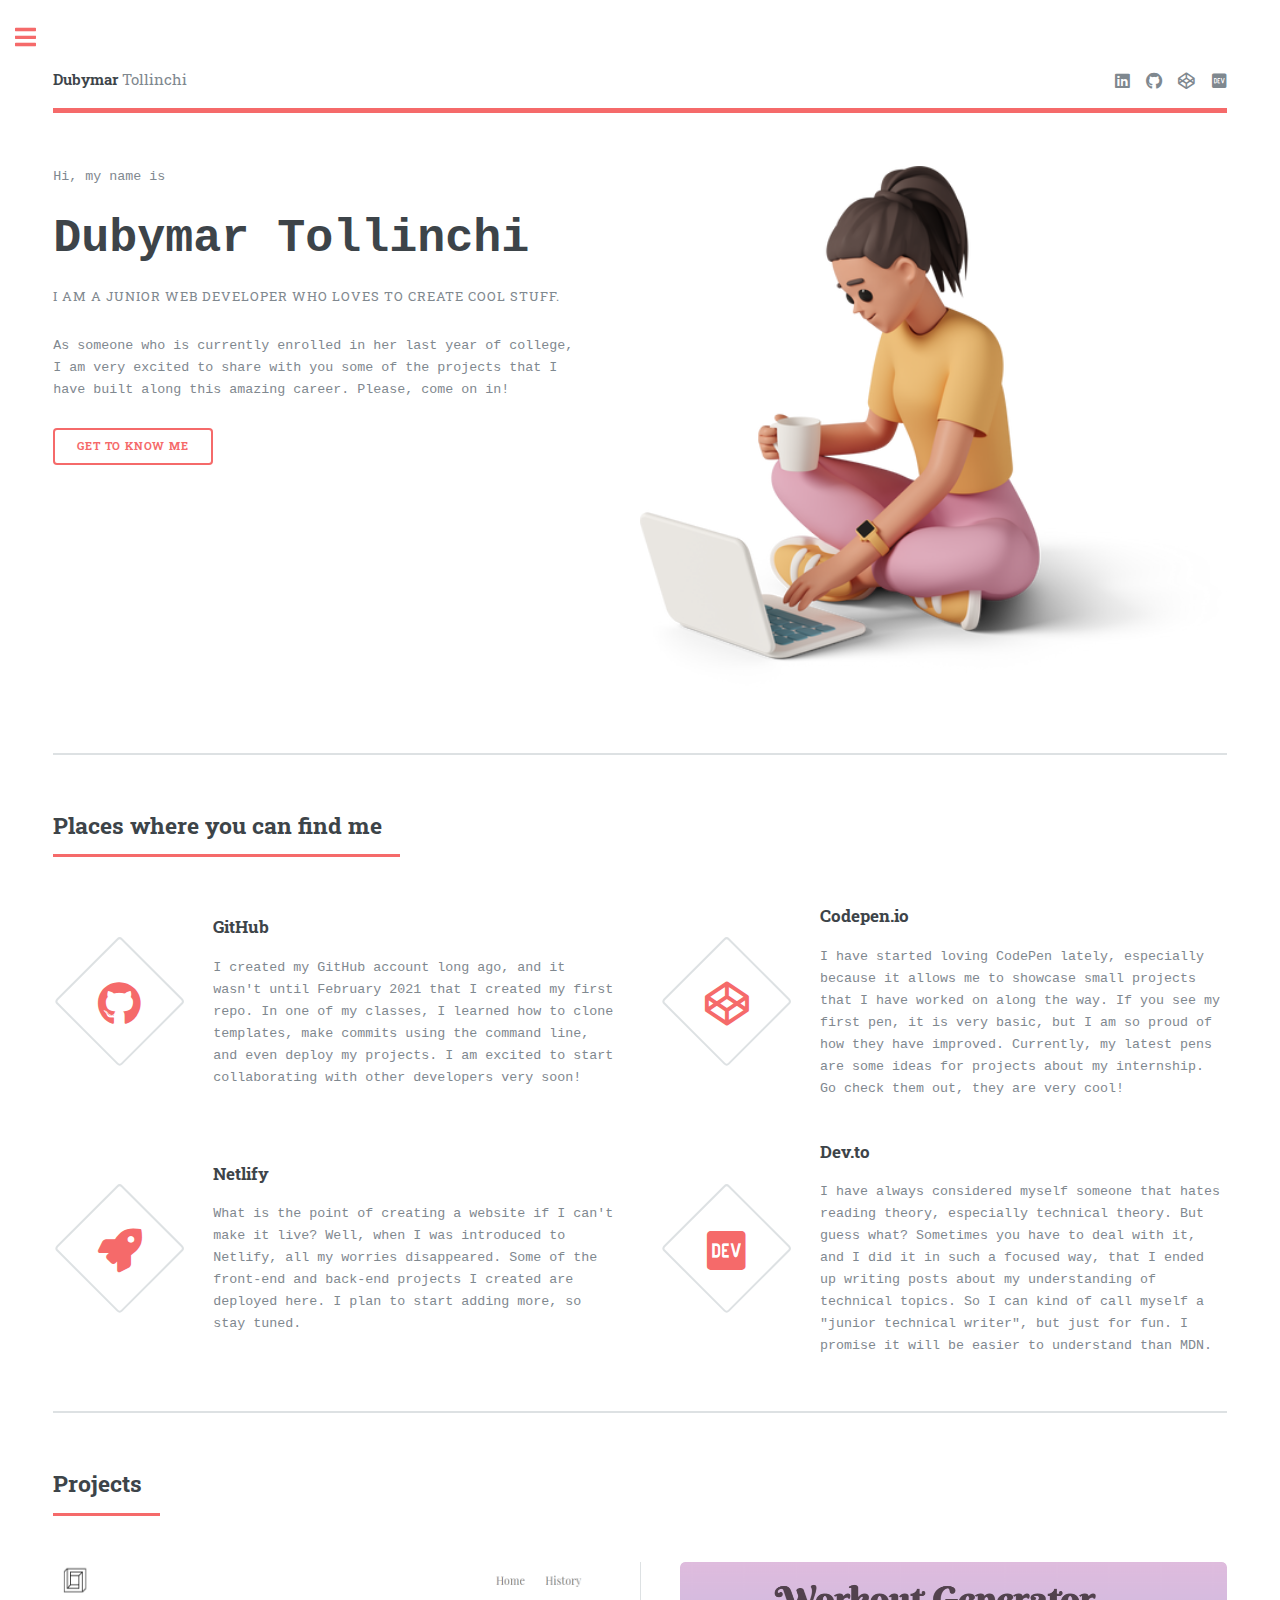
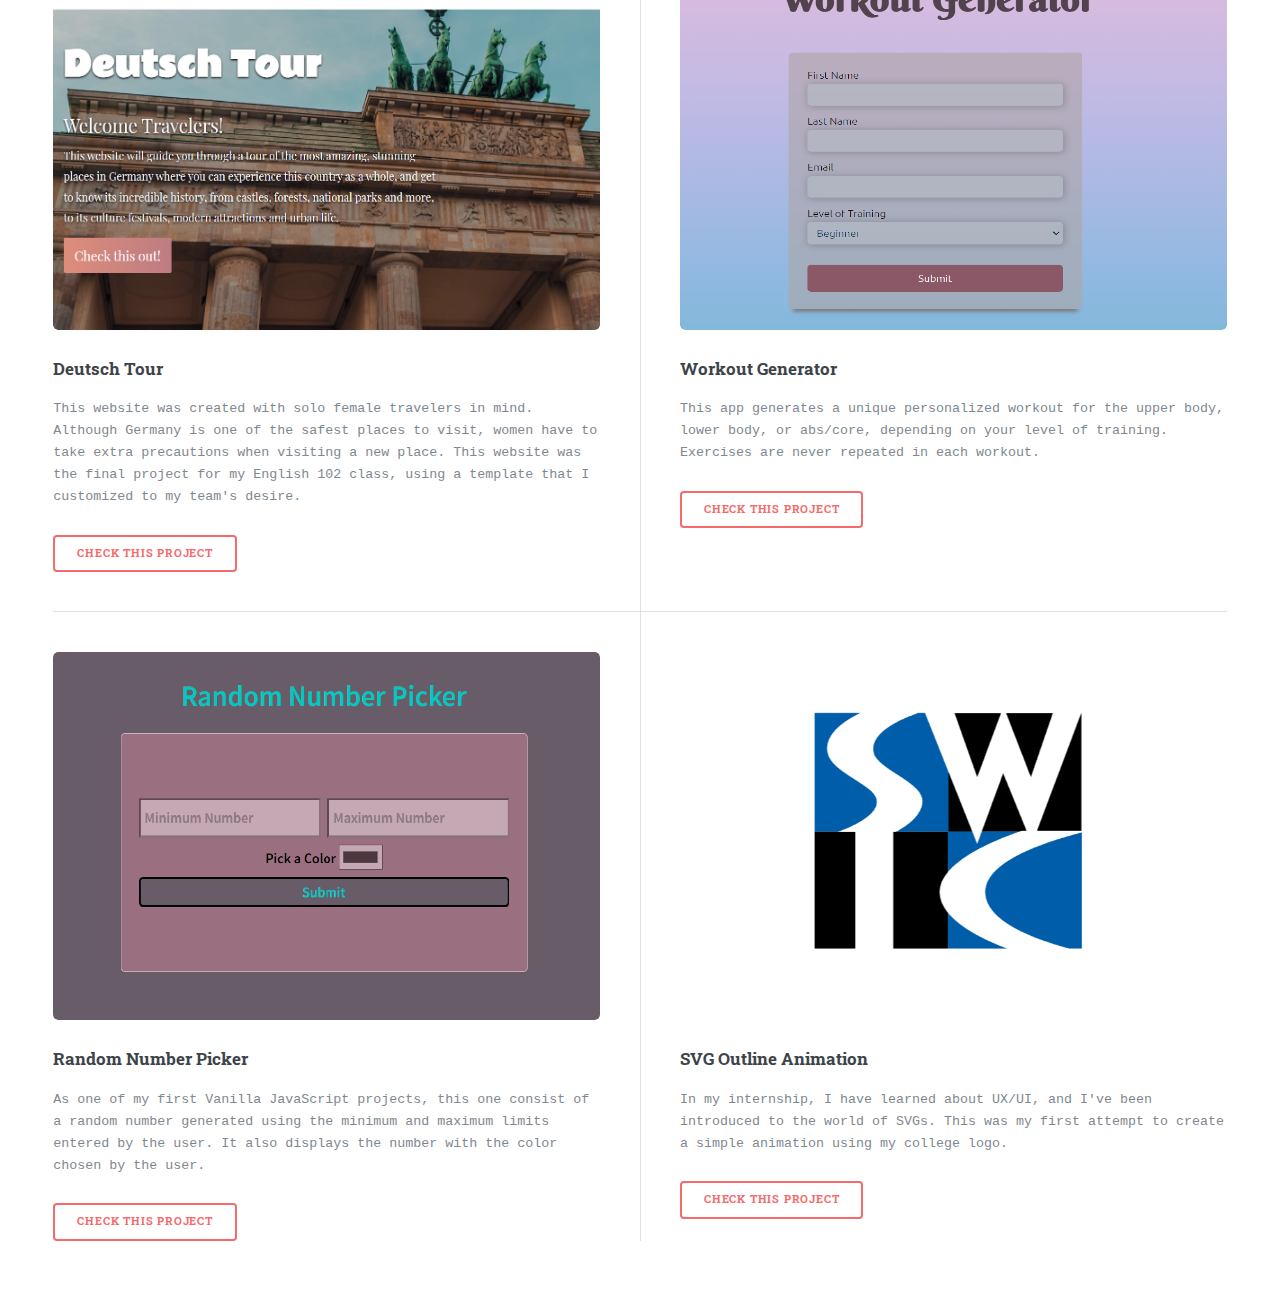
<file: index.html>
<!DOCTYPE HTML>
<html>
	<head>
		<title>Dubymar Tollinchi - ePortfolio</title>
		<meta charset="utf-8" />
		<meta name="viewport" content="width=device-width, initial-scale=1, user-scalable=no" />
		<link rel="stylesheet" href="assets/css/main.css" />
		<link rel="stylesheet" href="assets/css/custom.css"/>
	</head>
	<body class="is-preload">

		<!-- Wrapper -->
			<div id="wrapper">

				<!-- Main -->
					<div id="main">
						<div class="inner">

							<!-- Header -->
								<header id="header">
									<a href="index.html" class="logo"><strong>Dubymar</strong> Tollinchi</a>
									<ul class="icons">
										<li><a href="https://www.linkedin.com/in/dubymarjtr/" class="icon brands fa-linkedin"><span class="label">LinkedIn</span></a></li>
										<li><a href="https://github.com/dubymarjtr/" class="icon brands fa-github"><span class="label">GitHub</span></a></li>
										<li><a href="https://codepen.io/dubymarjtr" class="icon brands fa-codepen"><span class="label">Codepen</span></a></li>
										<li><a href="https://dev.to/dubymarjtr" class="icon brands fa-dev"><span class="label">Dev</span></a></li>
									</ul>
								</header>

							<!-- Banner -->
								<section id="banner">
									<div class="content">
										
										<p>Hi, my name is</p>
										<header>
											<h1>Dubymar Tollinchi</h1>
											<p>I am a Junior Web Developer who loves to create cool stuff. </p>
										</header>
										<p>As someone who is currently enrolled in her last year of college, I am very excited to share with you some of the projects that I have built along this amazing career. Please, come on in!</p>
										<ul class="actions">
											<li><a href="about.html" class="button big">Get to know me</a></li>
										</ul>
									</div>
									<span class="image object girl-laptop">
										<img src="images/girl-laptop.png" alt="" />
									</span>
								</section>

							<!-- Section -->
								<section>
									<header class="major">
										<h2>Places where you can find me</h2>
									</header>
									<div class="features">
										<article>
											<span class="icon brands fa-github"></span>
											<div class="content">
												<h3>GitHub</h3>
												<p>I created my GitHub account long ago, and it wasn't until February 2021 that I created my first repo. In one of my classes, I learned how to clone templates, make commits using the command line, and even deploy my projects. I am excited to start collaborating with other developers very soon!
												</p>
											</div>
										</article>
										<article>
											<span class="icon brands fa-codepen"></span>
											<div class="content">
												<h3>Codepen.io</h3>
												<p>I have started loving CodePen lately, especially because it allows me to showcase small projects that I have worked on along the way. If you see my first pen, it is very basic, but I am so proud of how they have improved. Currently, my latest pens are some ideas for projects about my internship. Go check them out, they are very cool!
												</p>
											</div>
										</article>
										<article>
											<span class="icon solid fa-rocket"></span>
											<div class="content">
												<h3>Netlify</h3>
												<p>What is the point of creating a website if I can't make it live? Well, when I was introduced to Netlify, all my worries disappeared. Some of the front-end and back-end projects I created are deployed here. I plan to start adding more, so stay tuned. </p>
											</div>
										</article>
										<article>
											<span class="icon brands fa-dev"></span>
											<div class="content">
												<h3>Dev.to</h3>
												<p>I have always considered myself someone that hates reading theory, especially technical theory. But guess what? Sometimes you have to deal with it, and I did it in such a focused way, that I ended up writing posts about my understanding of technical topics. So I can kind of call myself a "junior technical writer", but just for fun. I promise it will be easier to understand than MDN.
												</p>
											</div>
										</article>
									</div>
								</section>

							<!-- Section -->
								<section>
									<header class="major">
										<h2>Projects</h2>
									</header>
									<div class="posts">
										<article>
											<a href="https://deutschtour.netlify.app/" class="image"><img class="image-project" src="images/text-styler.png" alt="" /></a>
											<h3>Deutsch Tour</h3>
											<p>This website was created with solo female travelers in mind. Although Germany is one of the safest places to visit, women have to take extra precautions when visiting a new place. This website was the final project for my English 102 class, using a template that I customized to my team's desire.</p>
											<ul class="actions">
												<li><a href="https://deutschtour.netlify.app/" class="button">Check this project</a></li>
											</ul>
										</article>
										<article>
											<a href="https://workout-generator-app.netlify.app/" class="image"><img class="image-project" src="images/workout-generator.png" alt="" /></a>
											<h3>Workout Generator</h3>
											<p>This app generates a unique personalized workout for the upper body, lower body, or abs/core, depending on your level of training. Exercises are never repeated in each workout.  </p>
											<ul class="actions">
												<li><a href="https://workout-generator-app.netlify.app/" class="button">Check this project</a></li>
											</ul>
										</article>
										<article>
											<a href="https://random-number-picker.netlify.app/" class="image"><img class="image-project"  src="images/random-number.png" alt="" /></a>
											<h3>Random Number Picker</h3>
											<p>As one of my first Vanilla JavaScript projects, this one consist of a random number generated using the minimum and maximum limits entered by the user. It also displays the number with the color chosen by the user.</p>
											<ul class="actions">
												<li><a href="https://random-number-picker.netlify.app/" class="button">Check this project</a></li>
											</ul>
										</article>
										<article>
											<a href="https://codepen.io/dubymarjtr/pen/KKoMGxZ" class="image"><img class="image-project" src="images/svg-outline.png" alt="" /></a>
											<h3>SVG Outline Animation</h3>
											<p>In my internship, I have learned about UX/UI, and I've been introduced to the world of SVGs. This was my first attempt to create a simple animation using my college logo. </p>
											<ul class="actions">
												<li><a href="https://codepen.io/dubymarjtr/pen/KKoMGxZ" class="button">Check this project</a></li>
											</ul>
										</article>
									</div>
								</section>

						</div>
					</div>

				<!-- Sidebar -->
					<div id="sidebar">
						<div class="inner">

							<!-- Menu -->
								<nav id="menu">
									<header class="major">
										<h2>Menu</h2>
									</header>
									<ul>
										<li><a href="index.html">Homepage</a></li>
										<li><a href="about.html">About Me</a></li>
										<li><a href="resume.html">Resume</a></li>
										<li>
											<span class="opener">Front-end Projects</span>
											<ul>
												<li><a href="https://deutschtour.netlify.app/">Deutsch Tour</a></li>
												<li><a href="https://random-number-picker.netlify.app/">Random Number Picker</a></li>
												<li><a href="https://codepen.io/dubymarjtr/pen/KKoMGxZ">SVG Outline Animation</a></li>
											</ul>
										</li>
										<li>
											<span class="opener">Back-end Projects</span>
											<ul>
												<li><a href="https://github.com/dubymarjtr/freshly-project">Freshly App</a></li>
												<li><a href="https://workout-generator-app.netlify.app/">Workout Generator</a></li>
												<li><a href="https://github.com/dubymarjtr/airbnb-project">Airbnb App</a></li>
												<li><a href="https://github.com/dubymarjtr/products">Products Catalog</a></li>
											</ul>
										</li>
									</ul>
								</nav>

							<!-- Section -->
							<div class="mini-posts">
								<article>
									<a href="#" class="image"><img src="images/girl-notif.png" alt=""></a>
								</article>
							</div>
								<section>
									<header class="major">
										<h2>Get in touch</h2>
									</header>
									<p>I am currently searching for the job of my dreams, and hopefully, that will be a completely remote web developer position. If you like my projects and my potential, I would love to talk and meet with you!</p>
									<ul class="contact">
										<li class="icon solid fa-envelope"><a href="#">dubymarjtr@gmail.com</a></li>
										<li class="icon solid fa-phone">(813) 570-9416</li>
									</ul>
								</section>

							<!-- Footer -->
								<footer id="footer">
									<p class="copyright">&copy; Dubymar  Tollinchi. All rights reserved. Demo Images: <a href="https://icons8.com">Icons8.com</a>. Design: <a href="https://html5up.net">HTML5 UP</a>.</p>
								</footer>

						</div>
					</div>

			</div>

		<!-- Scripts -->
			<script src="assets/js/jquery.min.js"></script>
			<script src="assets/js/browser.min.js"></script>
			<script src="assets/js/breakpoints.min.js"></script>
			<script src="assets/js/util.js"></script>
			<script src="assets/js/main.js"></script>

	</body>
</html>
</file>
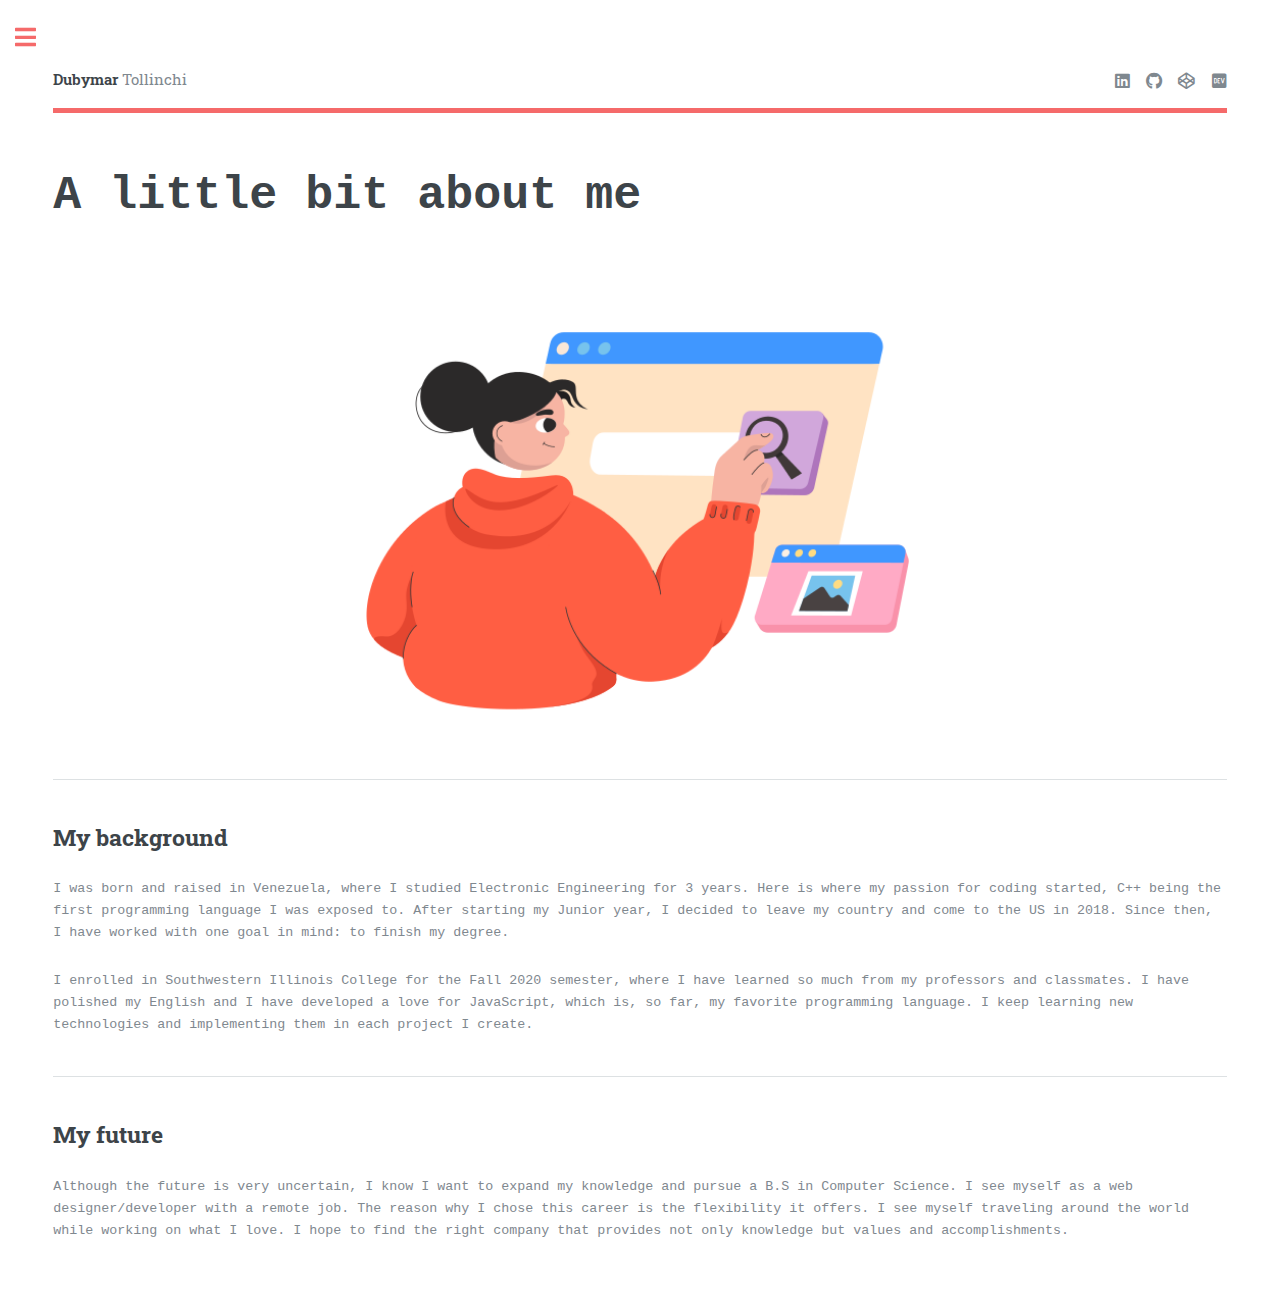
<file: about.html>
<!DOCTYPE HTML>
<!--
	Editorial by HTML5 UP
	html5up.net | @ajlkn
	Free for personal and commercial use under the CCA 3.0 license (html5up.net/license)
-->
<html>
	<head>
		<title>About Me - Dubymar Tollinchi</title>
		<meta charset="utf-8" />
		<meta name="viewport" content="width=device-width, initial-scale=1, user-scalable=no" />
		<link rel="stylesheet" href="assets/css/main.css" />
		<link rel="stylesheet" href="assets/css/custom.css"/>
	</head>
	<body class="is-preload">

		<!-- Wrapper -->
			<div id="wrapper">

				<!-- Main -->
					<div id="main">
						<div class="inner">

							<!-- Header -->
							<header id="header">
								<a href="index.html" class="logo"><strong>Dubymar</strong> Tollinchi</a>
								<ul class="icons">
									<li><a href="https://www.linkedin.com/in/dubymarjtr/" class="icon brands fa-linkedin"><span class="label">LinkedIn</span></a></li>
									<li><a href="https://github.com/dubymarjtr/" class="icon brands fa-github"><span class="label">GitHub</span></a></li>
									<li><a href="https://codepen.io/dubymarjtr" class="icon brands fa-codepen"><span class="label">Codepen</span></a></li>
									<li><a href="https://dev.to/dubymarjtr" class="icon brands fa-dev"><span class="label">Dev</span></a></li>
								</ul>
							</header>

							<!-- Content -->
								<section>
									<header class="main">
										<h1>A little bit about me</h1>
									</header>

									<span class="banner image main"><img src="images/girl.png" alt="" /></span>
									
									<hr class="major" />
									<h2>My background</h2>
									<p>I was born and raised in Venezuela, where I studied Electronic Engineering for 3 years. Here is where my passion for coding started, C++ being the first programming language I was exposed to. After starting my Junior year, I decided to leave my country and come to the US in 2018. Since then, I have worked with one goal in mind: to finish my degree.</p>
									<p>I enrolled in Southwestern Illinois College for the Fall 2020 semester, where I have learned so much from my professors and classmates. I have polished my English and I have developed a love for JavaScript, which is, so far, my favorite programming language. I keep learning new technologies and implementing them in each project I create.</p>

									<hr class="major" />

									<h2>My future</h2>
									<p>Although the future is very uncertain, I know I want to expand my knowledge and pursue a B.S in Computer Science. I see myself as a web designer/developer with a remote job. The reason why I chose this career is the flexibility it offers. I see myself traveling around the world while working on what I love. I hope to find the right company that provides not only knowledge but values and accomplishments.</p>
								</section>

						</div>
					</div>

				<!-- Sidebar -->
				<div id="sidebar">
					<div class="inner">

						<!-- Menu -->
							<nav id="menu">
								<header class="major">
									<h2>Menu</h2>
								</header>
								<ul>
									<li><a href="index.html">Homepage</a></li>
									<li><a href="about.html">About Me</a></li>
									<li><a href="resume.html">Resume</a></li>
									<li>
										<span class="opener">Front-end Projects</span>
										<ul>
											<li><a href="https://deutschtour.netlify.app/">Deutsch Tour</a></li>
											<li><a href="https://random-number-picker.netlify.app/">Random Number Picker</a></li>
											<li><a href="https://codepen.io/dubymarjtr/pen/KKoMGxZ">SVG Outline Animation</a></li>
										</ul>
									</li>
									<li>
										<span class="opener">Back-end Projects</span>
										<ul>
											<li><a href="https://github.com/dubymarjtr/freshly-project">Freshly App</a></li>
											<li><a href="https://workout-generator-app.netlify.app/">Workout Generator</a></li>
											<li><a href="https://github.com/dubymarjtr/airbnb-project">Airbnb App</a></li>
											<li><a href="https://github.com/dubymarjtr/products">Products Catalog</a></li>
										</ul>
									</li>
								</ul>
							</nav>

						<!-- Section -->
						<div class="mini-posts">
							<article>
								<a href="#" class="image"><img src="images/girl-notif.png" alt=""></a>
							</article>
						</div>
							<section>
								<header class="major">
									<h2>Get in touch</h2>
								</header>
								<p>I am currently searching for the job of my dreams, and hopefully, that will be a completely remote web developer position. If you like my projects and my potential, I would love to talk and meet with you!</p>
								<ul class="contact">
									<li class="icon solid fa-envelope"><a href="#">dubymarjtr@gmail.com</a></li>
									<li class="icon solid fa-phone">(813) 570-9416</li>
								</ul>
							</section>

						<!-- Footer -->
							<footer id="footer">
								<p class="copyright">&copy; Dubymar  Tollinchi. All rights reserved. Demo Images: <a href="https://icons8.com">Icons8.com</a>. Design: <a href="https://html5up.net">HTML5 UP</a>.</p>
							</footer>

					</div>
				</div>

			</div>

		<!-- Scripts -->
			<script src="assets/js/jquery.min.js"></script>
			<script src="assets/js/browser.min.js"></script>
			<script src="assets/js/breakpoints.min.js"></script>
			<script src="assets/js/util.js"></script>
			<script src="assets/js/main.js"></script>

	</body>
</html>
</file>
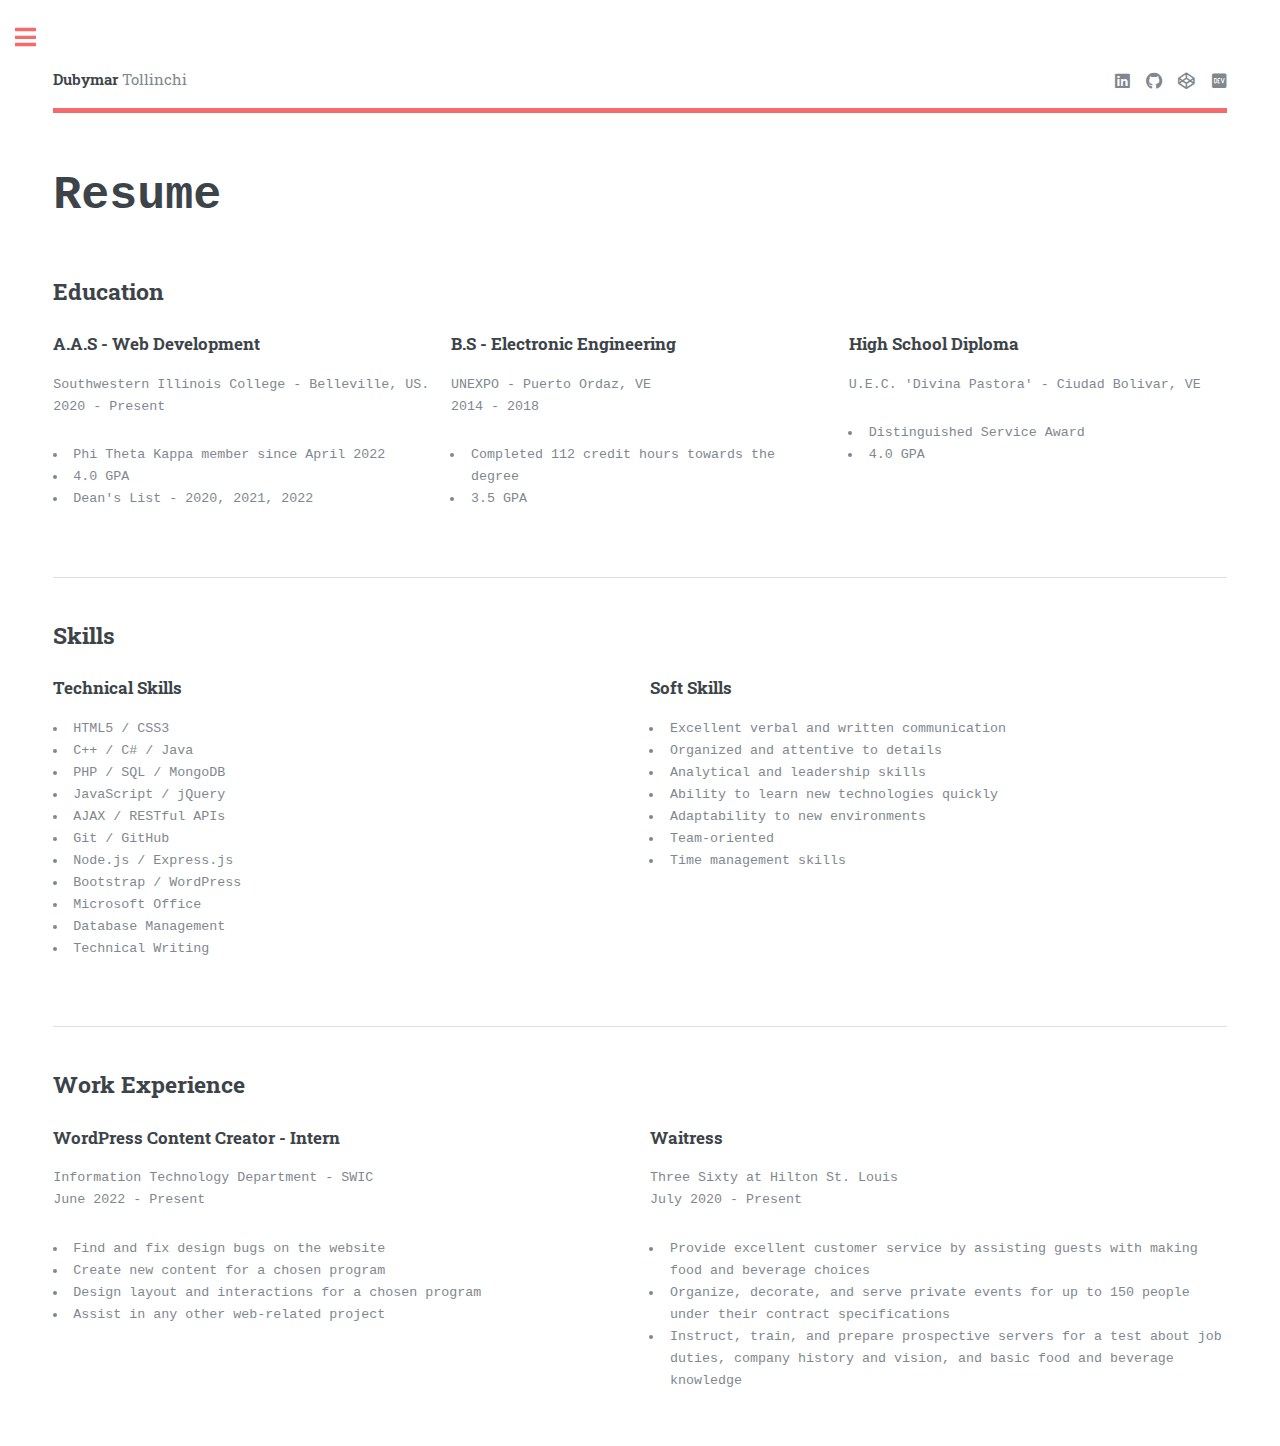
<file: resume.html>
<!DOCTYPE HTML>
<!--
	Editorial by HTML5 UP
	html5up.net | @ajlkn
	Free for personal and commercial use under the CCA 3.0 license (html5up.net/license)
-->
<html>
	<head>
		<title>Resume - Dubymar Tollinchi</title>
		<meta charset="utf-8" />
		<meta name="viewport" content="width=device-width, initial-scale=1, user-scalable=no" />
		<link rel="stylesheet" href="assets/css/main.css" />
		<link rel="stylesheet" href="assets/css/custom.css"/>

	</head>
	<body class="is-preload">

		<!-- Wrapper -->
			<div id="wrapper">

				<!-- Main -->
					<div id="main">
						<div class="inner">

							<!-- Header -->
							<header id="header">
								<a href="index.html" class="logo"><strong>Dubymar</strong> Tollinchi</a>
								<ul class="icons">
									<li><a href="https://www.linkedin.com/in/dubymarjtr/" class="icon brands fa-linkedin"><span class="label">LinkedIn</span></a></li>
									<li><a href="https://github.com/dubymarjtr/" class="icon brands fa-github"><span class="label">GitHub</span></a></li>
									<li><a href="https://codepen.io/dubymarjtr" class="icon brands fa-codepen"><span class="label">Codepen</span></a></li>
									<li><a href="https://dev.to/dubymarjtr" class="icon brands fa-dev"><span class="label">Dev</span></a></li>
								</ul>
							</header>

							<!-- Content -->
								<section>
									<header class="main">
										<h1>Resume</h1>
									</header>

									<!-- Content -->
										<h2 id="content">Education</h2>
										<div class="row">
											<div class="col-4 col-12-medium">
												<h3>A.A.S - Web Development</h3>
												<p>Southwestern Illinois College - Belleville, US.
													<br>2020 - Present
												</p>
												<ul>
													<li>Phi Theta Kappa member since April 2022</li>
													<li>4.0 GPA</li>
													<li>Dean's List - 2020, 2021, 2022</li>
												</ul>
											</div>
											<div class="col-4 col-12-medium">
												<h3>B.S - Electronic Engineering</h3>
												<p>UNEXPO - Puerto Ordaz, VE
													<br>2014 - 2018 
												</p>
												<ul>
													<li>Completed 112 credit hours towards the degree</li>
													<li>3.5 GPA</li>
												</ul>
											</div>
											<div class="col-4 col-12-medium">
												<h3>High School Diploma</h3>
												<p>U.E.C. 'Divina Pastora' - Ciudad Bolivar, VE</p>
												<ul>
													<li>Distinguished Service Award</li>
													<li>4.0 GPA</li>
												</ul>
											</div>
										</div>
								
									<hr class="major" />

									<h2 id="content">Skills</h2>
									<div class="row">
										<div class="col-6 col-12-medium">
											<h3>Technical Skills</h3>
											<ul>
												<li>HTML5 / CSS3</li> 
												<li>C++ / C# / Java</li>
												<li>PHP / SQL / MongoDB</li>
												<li>JavaScript / jQuery</li>
												<li>AJAX / RESTful APIs</li>
												<li>Git / GitHub</li>
												<li>Node.js / Express.js</li>
												<li>Bootstrap / WordPress</li>
												<li>Microsoft Office</li>
												<li>Database Management</li>
												<li>Technical Writing</li>
											</ul>
										</div>
										<div class="col-6 col-12-medium">
											<h3>Soft Skills</h3>
											<ul>
												<li>Excellent verbal and written communication</li>
												<li>Organized and attentive to details</li>
												<li>Analytical and leadership skills</li>
												<li>Ability to learn new technologies quickly</li>
												<li>Adaptability to new environments</li>
												<li>Team-oriented</li>
												<li>Time management skills</li>
											</ul>
										</div>
									</div>

									<hr class="major" />

									<h2 id="content">Work Experience</h2>
									<div class="row">
										<div class="col-6 col-12-medium">
											<h3>WordPress Content Creator - Intern</h3>
											<p>Information Technology Department - SWIC
												<br>June 2022 - Present
											</p>
											<ul>
												<li>Find and fix design bugs on the website</li>
												<li>Create new content for a chosen program</li>
												<li>Design layout and interactions for a chosen program</li>
												<li>Assist in any other web-related project</li>
											</ul>
										</div>
										<div class="col-6 col-12-medium">
											<h3>Waitress</h3>
											<p>Three Sixty at Hilton St. Louis
												<br>July 2020 - Present
											</p>
											<ul>
												<li>Provide excellent customer service by assisting guests with making food and beverage choices</li>
												<li>Organize, decorate, and serve private events for up to 150 people under their contract specifications</li>
												<li>Instruct, train, and prepare prospective servers for a test about job duties, company history and vision, and basic food and beverage knowledge</li>
											</ul>
										</div>
									</div>
									</section>

						</div>
					</div>

				<!-- Sidebar -->
				<div id="sidebar">
					<div class="inner">

						<!-- Menu -->
							<nav id="menu">
								<header class="major">
									<h2>Menu</h2>
								</header>
								<ul>
									<li><a href="index.html">Homepage</a></li>
									<li><a href="about.html">About Me</a></li>
									<li><a href="resume.html">Resume</a></li>
									<li>
										<span class="opener">Front-end Projects</span>
										<ul>
											<li><a href="https://deutschtour.netlify.app/">Deutsch Tour</a></li>
											<li><a href="https://random-number-picker.netlify.app/">Random Number Picker</a></li>
											<li><a href="https://codepen.io/dubymarjtr/pen/KKoMGxZ">SVG Outline Animation</a></li>
										</ul>
									</li>
									<li>
										<span class="opener">Back-end Projects</span>
										<ul>
											<li><a href="https://github.com/dubymarjtr/freshly-project">Freshly App</a></li>
											<li><a href="https://workout-generator-app.netlify.app/">Workout Generator</a></li>
											<li><a href="https://github.com/dubymarjtr/airbnb-project">Airbnb App</a></li>
											<li><a href="https://github.com/dubymarjtr/products">Products Catalog</a></li>
										</ul>
									</li>
								</ul>
							</nav>

						<!-- Section -->
						<div class="mini-posts">
							<article>
								<a href="#" class="image"><img src="images/girl-notif.png" alt=""></a>
							</article>
						</div>
							<section>
								<header class="major">
									<h2>Get in touch</h2>
								</header>
								<p>I am currently searching for the job of my dreams, and hopefully, that will be a completely remote web developer position. If you like my projects and my potential, I would love to talk and meet with you!</p>
								<ul class="contact">
									<li class="icon solid fa-envelope"><a href="#">dubymarjtr@gmail.com</a></li>
									<li class="icon solid fa-phone">(813) 570-9416</li>
								</ul>
							</section>

						<!-- Footer -->
							<footer id="footer">
								<p class="copyright">&copy; Dubymar  Tollinchi. All rights reserved. Demo Images: <a href="https://icons8.com">Icons8.com</a>. Design: <a href="https://html5up.net">HTML5 UP</a>.</p>
							</footer>

					</div>
				</div>

			</div>

		<!-- Scripts -->
			<script src="assets/js/jquery.min.js"></script>
			<script src="assets/js/browser.min.js"></script>
			<script src="assets/js/breakpoints.min.js"></script>
			<script src="assets/js/util.js"></script>
			<script src="assets/js/main.js"></script>

	</body>
</html>
</file>
<file: assets/css/custom.css>
h1, p, li {
    font-family: monospace;
}

.image-project {
    width: 100%;
    height: 23rem;
}

.banner {
    width: 70%;
    margin: 0 auto;
}
</file>
<file: assets/css/main.css>
@import url(fontawesome-all.min.css);
@import url("https://fonts.googleapis.com/css?family=Open+Sans:400,600,400italic,600italic|Roboto+Slab:400,700");
/*
	Editorial by HTML5 UP
	html5up.net | @ajlkn
	Free for personal and commercial use under the CCA 3.0 license (html5up.net/license)
*/
html, body, div, span, applet, object,
iframe, h1, h2, h3, h4, h5, h6, p, blockquote,
pre, a, abbr, acronym, address, big, cite,
code, del, dfn, em, img, ins, kbd, q, s, samp,
small, strike, strong, sub, sup, tt, var, b,
u, i, center, dl, dt, dd, ol, ul, li, fieldset,
form, label, legend, table, caption, tbody,
tfoot, thead, tr, th, td, article, aside,
canvas, details, embed, figure, figcaption,
footer, header, hgroup, menu, nav, output, ruby,
section, summary, time, mark, audio, video {
  margin: 0;
  padding: 0;
  border: 0;
  font-size: 100%;
  font: inherit;
  vertical-align: baseline; }

article, aside, details, figcaption, figure,
footer, header, hgroup, menu, nav, section {
  display: block; }

body {
  line-height: 1; }

ol, ul {
  list-style: none; }

blockquote, q {
  quotes: none; }
  blockquote:before, blockquote:after, q:before, q:after {
    content: '';
    content: none; }

table {
  border-collapse: collapse;
  border-spacing: 0; }

body {
  -webkit-text-size-adjust: none; }

mark {
  background-color: transparent;
  color: inherit; }

input::-moz-focus-inner {
  border: 0;
  padding: 0; }

input, select, textarea {
  -moz-appearance: none;
  -webkit-appearance: none;
  -ms-appearance: none;
  appearance: none; }

/* Basic */
@-ms-viewport {
  width: device-width; }

body {
  -ms-overflow-style: scrollbar; }

@media screen and (max-width: 480px) {
  html, body {
    min-width: 320px; } }

html {
  box-sizing: border-box; }

*, *:before, *:after {
  box-sizing: inherit; }

body {
  background: #ffffff; }
  body.is-preload *, body.is-preload *:before, body.is-preload *:after, body.is-resizing *, body.is-resizing *:before, body.is-resizing *:after {
    -moz-animation: none !important;
    -webkit-animation: none !important;
    -ms-animation: none !important;
    animation: none !important;
    -moz-transition: none !important;
    -webkit-transition: none !important;
    -ms-transition: none !important;
    transition: none !important; }

/* Type */
body, input, select, textarea {
  color: #7f888f;
  font-family: "Open Sans", sans-serif;
  font-size: 13pt;
  font-weight: 400;
  line-height: 1.65; }
  @media screen and (max-width: 1680px) {
    body, input, select, textarea {
      font-size: 11pt; } }
  @media screen and (max-width: 1280px) {
    body, input, select, textarea {
      font-size: 10pt; } }
  @media screen and (max-width: 360px) {
    body, input, select, textarea {
      font-size: 9pt; } }

a {
  -moz-transition: color 0.2s ease-in-out, border-bottom-color 0.2s ease-in-out;
  -webkit-transition: color 0.2s ease-in-out, border-bottom-color 0.2s ease-in-out;
  -ms-transition: color 0.2s ease-in-out, border-bottom-color 0.2s ease-in-out;
  transition: color 0.2s ease-in-out, border-bottom-color 0.2s ease-in-out;
  border-bottom: dotted 1px;
  color: #f56a6a;
  text-decoration: none; }
  a:hover {
    border-bottom-color: #f56a6a;
    color: #f56a6a !important; }
    a:hover strong {
      color: inherit; }

strong, b {
  color: #3d4449;
  font-weight: 600; }

em, i {
  font-style: italic; }

p {
  margin: 0 0 2em 0; }

h1, h2, h3, h4, h5, h6 {
  color: #3d4449;
  font-family: "Roboto Slab", serif;
  font-weight: 700;
  line-height: 1.5;
  margin: 0 0 1em 0; }
  h1 a, h2 a, h3 a, h4 a, h5 a, h6 a {
    color: inherit;
    text-decoration: none;
    border-bottom: 0; }

h1 {
  font-size: 4em;
  margin: 0 0 0.5em 0;
  line-height: 1.3; }

h2 {
  font-size: 1.75em; }

h3 {
  font-size: 1.25em; }

h4 {
  font-size: 1.1em; }

h5 {
  font-size: 0.9em; }

h6 {
  font-size: 0.7em; }

@media screen and (max-width: 1680px) {
  h1 {
    font-size: 3.5em; } }

@media screen and (max-width: 980px) {
  h1 {
    font-size: 3.25em; } }

@media screen and (max-width: 736px) {
  h1 {
    font-size: 2em;
    line-height: 1.4; }
  h2 {
    font-size: 1.5em; } }

sub {
  font-size: 0.8em;
  position: relative;
  top: 0.5em; }

sup {
  font-size: 0.8em;
  position: relative;
  top: -0.5em; }

blockquote {
  border-left: solid 3px rgba(210, 215, 217, 0.75);
  font-style: italic;
  margin: 0 0 2em 0;
  padding: 0.5em 0 0.5em 2em; }

code {
  background: rgba(230, 235, 237, 0.25);
  border-radius: 0.375em;
  border: solid 1px rgba(210, 215, 217, 0.75);
  font-family: "Courier New", monospace;
  font-size: 0.9em;
  margin: 0 0.25em;
  padding: 0.25em 0.65em; }

pre {
  -webkit-overflow-scrolling: touch;
  font-family: "Courier New", monospace;
  font-size: 0.9em;
  margin: 0 0 2em 0; }
  pre code {
    display: block;
    line-height: 1.75;
    padding: 1em 1.5em;
    overflow-x: auto; }

hr {
  border: 0;
  border-bottom: solid 1px rgba(210, 215, 217, 0.75);
  margin: 2em 0; }
  hr.major {
    margin: 3em 0; }

.align-left {
  text-align: left; }

.align-center {
  text-align: center; }

.align-right {
  text-align: right; }

/* Row */
.row {
  display: flex;
  flex-wrap: wrap;
  box-sizing: border-box;
  align-items: stretch; }
  .row > * {
    box-sizing: border-box; }
  .row.gtr-uniform > * > :last-child {
    margin-bottom: 0; }
  .row.aln-left {
    justify-content: flex-start; }
  .row.aln-center {
    justify-content: center; }
  .row.aln-right {
    justify-content: flex-end; }
  .row.aln-top {
    align-items: flex-start; }
  .row.aln-middle {
    align-items: center; }
  .row.aln-bottom {
    align-items: flex-end; }
  .row > .imp {
    order: -1; }
  .row > .col-1 {
    width: 8.33333%; }
  .row > .off-1 {
    margin-left: 8.33333%; }
  .row > .col-2 {
    width: 16.66667%; }
  .row > .off-2 {
    margin-left: 16.66667%; }
  .row > .col-3 {
    width: 25%; }
  .row > .off-3 {
    margin-left: 25%; }
  .row > .col-4 {
    width: 33.33333%; }
  .row > .off-4 {
    margin-left: 33.33333%; }
  .row > .col-5 {
    width: 41.66667%; }
  .row > .off-5 {
    margin-left: 41.66667%; }
  .row > .col-6 {
    width: 50%; }
  .row > .off-6 {
    margin-left: 50%; }
  .row > .col-7 {
    width: 58.33333%; }
  .row > .off-7 {
    margin-left: 58.33333%; }
  .row > .col-8 {
    width: 66.66667%; }
  .row > .off-8 {
    margin-left: 66.66667%; }
  .row > .col-9 {
    width: 75%; }
  .row > .off-9 {
    margin-left: 75%; }
  .row > .col-10 {
    width: 83.33333%; }
  .row > .off-10 {
    margin-left: 83.33333%; }
  .row > .col-11 {
    width: 91.66667%; }
  .row > .off-11 {
    margin-left: 91.66667%; }
  .row > .col-12 {
    width: 100%; }
  .row > .off-12 {
    margin-left: 100%; }
  .row.gtr-0 {
    margin-top: 0;
    margin-left: 0em; }
    .row.gtr-0 > * {
      padding: 0 0 0 0em; }
    .row.gtr-0.gtr-uniform {
      margin-top: 0em; }
      .row.gtr-0.gtr-uniform > * {
        padding-top: 0em; }
  .row.gtr-25 {
    margin-top: 0;
    margin-left: -0.375em; }
    .row.gtr-25 > * {
      padding: 0 0 0 0.375em; }
    .row.gtr-25.gtr-uniform {
      margin-top: -0.375em; }
      .row.gtr-25.gtr-uniform > * {
        padding-top: 0.375em; }
  .row.gtr-50 {
    margin-top: 0;
    margin-left: -0.75em; }
    .row.gtr-50 > * {
      padding: 0 0 0 0.75em; }
    .row.gtr-50.gtr-uniform {
      margin-top: -0.75em; }
      .row.gtr-50.gtr-uniform > * {
        padding-top: 0.75em; }
  .row {
    margin-top: 0;
    margin-left: -1.5em; }
    .row > * {
      padding: 0 0 0 1.5em; }
    .row.gtr-uniform {
      margin-top: -1.5em; }
      .row.gtr-uniform > * {
        padding-top: 1.5em; }
  .row.gtr-150 {
    margin-top: 0;
    margin-left: -2.25em; }
    .row.gtr-150 > * {
      padding: 0 0 0 2.25em; }
    .row.gtr-150.gtr-uniform {
      margin-top: -2.25em; }
      .row.gtr-150.gtr-uniform > * {
        padding-top: 2.25em; }
  .row.gtr-200 {
    margin-top: 0;
    margin-left: -3em; }
    .row.gtr-200 > * {
      padding: 0 0 0 3em; }
    .row.gtr-200.gtr-uniform {
      margin-top: -3em; }
      .row.gtr-200.gtr-uniform > * {
        padding-top: 3em; }
  @media screen and (max-width: 1680px) {
    .row {
      display: flex;
      flex-wrap: wrap;
      box-sizing: border-box;
      align-items: stretch; }
      .row > * {
        box-sizing: border-box; }
      .row.gtr-uniform > * > :last-child {
        margin-bottom: 0; }
      .row.aln-left {
        justify-content: flex-start; }
      .row.aln-center {
        justify-content: center; }
      .row.aln-right {
        justify-content: flex-end; }
      .row.aln-top {
        align-items: flex-start; }
      .row.aln-middle {
        align-items: center; }
      .row.aln-bottom {
        align-items: flex-end; }
      .row > .imp-xlarge {
        order: -1; }
      .row > .col-1-xlarge {
        width: 8.33333%; }
      .row > .off-1-xlarge {
        margin-left: 8.33333%; }
      .row > .col-2-xlarge {
        width: 16.66667%; }
      .row > .off-2-xlarge {
        margin-left: 16.66667%; }
      .row > .col-3-xlarge {
        width: 25%; }
      .row > .off-3-xlarge {
        margin-left: 25%; }
      .row > .col-4-xlarge {
        width: 33.33333%; }
      .row > .off-4-xlarge {
        margin-left: 33.33333%; }
      .row > .col-5-xlarge {
        width: 41.66667%; }
      .row > .off-5-xlarge {
        margin-left: 41.66667%; }
      .row > .col-6-xlarge {
        width: 50%; }
      .row > .off-6-xlarge {
        margin-left: 50%; }
      .row > .col-7-xlarge {
        width: 58.33333%; }
      .row > .off-7-xlarge {
        margin-left: 58.33333%; }
      .row > .col-8-xlarge {
        width: 66.66667%; }
      .row > .off-8-xlarge {
        margin-left: 66.66667%; }
      .row > .col-9-xlarge {
        width: 75%; }
      .row > .off-9-xlarge {
        margin-left: 75%; }
      .row > .col-10-xlarge {
        width: 83.33333%; }
      .row > .off-10-xlarge {
        margin-left: 83.33333%; }
      .row > .col-11-xlarge {
        width: 91.66667%; }
      .row > .off-11-xlarge {
        margin-left: 91.66667%; }
      .row > .col-12-xlarge {
        width: 100%; }
      .row > .off-12-xlarge {
        margin-left: 100%; }
      .row.gtr-0 {
        margin-top: 0;
        margin-left: 0em; }
        .row.gtr-0 > * {
          padding: 0 0 0 0em; }
        .row.gtr-0.gtr-uniform {
          margin-top: 0em; }
          .row.gtr-0.gtr-uniform > * {
            padding-top: 0em; }
      .row.gtr-25 {
        margin-top: 0;
        margin-left: -0.375em; }
        .row.gtr-25 > * {
          padding: 0 0 0 0.375em; }
        .row.gtr-25.gtr-uniform {
          margin-top: -0.375em; }
          .row.gtr-25.gtr-uniform > * {
            padding-top: 0.375em; }
      .row.gtr-50 {
        margin-top: 0;
        margin-left: -0.75em; }
        .row.gtr-50 > * {
          padding: 0 0 0 0.75em; }
        .row.gtr-50.gtr-uniform {
          margin-top: -0.75em; }
          .row.gtr-50.gtr-uniform > * {
            padding-top: 0.75em; }
      .row {
        margin-top: 0;
        margin-left: -1.5em; }
        .row > * {
          padding: 0 0 0 1.5em; }
        .row.gtr-uniform {
          margin-top: -1.5em; }
          .row.gtr-uniform > * {
            padding-top: 1.5em; }
      .row.gtr-150 {
        margin-top: 0;
        margin-left: -2.25em; }
        .row.gtr-150 > * {
          padding: 0 0 0 2.25em; }
        .row.gtr-150.gtr-uniform {
          margin-top: -2.25em; }
          .row.gtr-150.gtr-uniform > * {
            padding-top: 2.25em; }
      .row.gtr-200 {
        margin-top: 0;
        margin-left: -3em; }
        .row.gtr-200 > * {
          padding: 0 0 0 3em; }
        .row.gtr-200.gtr-uniform {
          margin-top: -3em; }
          .row.gtr-200.gtr-uniform > * {
            padding-top: 3em; } }
  @media screen and (max-width: 1280px) {
    .row {
      display: flex;
      flex-wrap: wrap;
      box-sizing: border-box;
      align-items: stretch; }
      .row > * {
        box-sizing: border-box; }
      .row.gtr-uniform > * > :last-child {
        margin-bottom: 0; }
      .row.aln-left {
        justify-content: flex-start; }
      .row.aln-center {
        justify-content: center; }
      .row.aln-right {
        justify-content: flex-end; }
      .row.aln-top {
        align-items: flex-start; }
      .row.aln-middle {
        align-items: center; }
      .row.aln-bottom {
        align-items: flex-end; }
      .row > .imp-large {
        order: -1; }
      .row > .col-1-large {
        width: 8.33333%; }
      .row > .off-1-large {
        margin-left: 8.33333%; }
      .row > .col-2-large {
        width: 16.66667%; }
      .row > .off-2-large {
        margin-left: 16.66667%; }
      .row > .col-3-large {
        width: 25%; }
      .row > .off-3-large {
        margin-left: 25%; }
      .row > .col-4-large {
        width: 33.33333%; }
      .row > .off-4-large {
        margin-left: 33.33333%; }
      .row > .col-5-large {
        width: 41.66667%; }
      .row > .off-5-large {
        margin-left: 41.66667%; }
      .row > .col-6-large {
        width: 50%; }
      .row > .off-6-large {
        margin-left: 50%; }
      .row > .col-7-large {
        width: 58.33333%; }
      .row > .off-7-large {
        margin-left: 58.33333%; }
      .row > .col-8-large {
        width: 66.66667%; }
      .row > .off-8-large {
        margin-left: 66.66667%; }
      .row > .col-9-large {
        width: 75%; }
      .row > .off-9-large {
        margin-left: 75%; }
      .row > .col-10-large {
        width: 83.33333%; }
      .row > .off-10-large {
        margin-left: 83.33333%; }
      .row > .col-11-large {
        width: 91.66667%; }
      .row > .off-11-large {
        margin-left: 91.66667%; }
      .row > .col-12-large {
        width: 100%; }
      .row > .off-12-large {
        margin-left: 100%; }
      .row.gtr-0 {
        margin-top: 0;
        margin-left: 0em; }
        .row.gtr-0 > * {
          padding: 0 0 0 0em; }
        .row.gtr-0.gtr-uniform {
          margin-top: 0em; }
          .row.gtr-0.gtr-uniform > * {
            padding-top: 0em; }
      .row.gtr-25 {
        margin-top: 0;
        margin-left: -0.375em; }
        .row.gtr-25 > * {
          padding: 0 0 0 0.375em; }
        .row.gtr-25.gtr-uniform {
          margin-top: -0.375em; }
          .row.gtr-25.gtr-uniform > * {
            padding-top: 0.375em; }
      .row.gtr-50 {
        margin-top: 0;
        margin-left: -0.75em; }
        .row.gtr-50 > * {
          padding: 0 0 0 0.75em; }
        .row.gtr-50.gtr-uniform {
          margin-top: -0.75em; }
          .row.gtr-50.gtr-uniform > * {
            padding-top: 0.75em; }
      .row {
        margin-top: 0;
        margin-left: -1.5em; }
        .row > * {
          padding: 0 0 0 1.5em; }
        .row.gtr-uniform {
          margin-top: -1.5em; }
          .row.gtr-uniform > * {
            padding-top: 1.5em; }
      .row.gtr-150 {
        margin-top: 0;
        margin-left: -2.25em; }
        .row.gtr-150 > * {
          padding: 0 0 0 2.25em; }
        .row.gtr-150.gtr-uniform {
          margin-top: -2.25em; }
          .row.gtr-150.gtr-uniform > * {
            padding-top: 2.25em; }
      .row.gtr-200 {
        margin-top: 0;
        margin-left: -3em; }
        .row.gtr-200 > * {
          padding: 0 0 0 3em; }
        .row.gtr-200.gtr-uniform {
          margin-top: -3em; }
          .row.gtr-200.gtr-uniform > * {
            padding-top: 3em; } }
  @media screen and (max-width: 980px) {
    .row {
      display: flex;
      flex-wrap: wrap;
      box-sizing: border-box;
      align-items: stretch; }
      .row > * {
        box-sizing: border-box; }
      .row.gtr-uniform > * > :last-child {
        margin-bottom: 0; }
      .row.aln-left {
        justify-content: flex-start; }
      .row.aln-center {
        justify-content: center; }
      .row.aln-right {
        justify-content: flex-end; }
      .row.aln-top {
        align-items: flex-start; }
      .row.aln-middle {
        align-items: center; }
      .row.aln-bottom {
        align-items: flex-end; }
      .row > .imp-medium {
        order: -1; }
      .row > .col-1-medium {
        width: 8.33333%; }
      .row > .off-1-medium {
        margin-left: 8.33333%; }
      .row > .col-2-medium {
        width: 16.66667%; }
      .row > .off-2-medium {
        margin-left: 16.66667%; }
      .row > .col-3-medium {
        width: 25%; }
      .row > .off-3-medium {
        margin-left: 25%; }
      .row > .col-4-medium {
        width: 33.33333%; }
      .row > .off-4-medium {
        margin-left: 33.33333%; }
      .row > .col-5-medium {
        width: 41.66667%; }
      .row > .off-5-medium {
        margin-left: 41.66667%; }
      .row > .col-6-medium {
        width: 50%; }
      .row > .off-6-medium {
        margin-left: 50%; }
      .row > .col-7-medium {
        width: 58.33333%; }
      .row > .off-7-medium {
        margin-left: 58.33333%; }
      .row > .col-8-medium {
        width: 66.66667%; }
      .row > .off-8-medium {
        margin-left: 66.66667%; }
      .row > .col-9-medium {
        width: 75%; }
      .row > .off-9-medium {
        margin-left: 75%; }
      .row > .col-10-medium {
        width: 83.33333%; }
      .row > .off-10-medium {
        margin-left: 83.33333%; }
      .row > .col-11-medium {
        width: 91.66667%; }
      .row > .off-11-medium {
        margin-left: 91.66667%; }
      .row > .col-12-medium {
        width: 100%; }
      .row > .off-12-medium {
        margin-left: 100%; }
      .row.gtr-0 {
        margin-top: 0;
        margin-left: 0em; }
        .row.gtr-0 > * {
          padding: 0 0 0 0em; }
        .row.gtr-0.gtr-uniform {
          margin-top: 0em; }
          .row.gtr-0.gtr-uniform > * {
            padding-top: 0em; }
      .row.gtr-25 {
        margin-top: 0;
        margin-left: -0.375em; }
        .row.gtr-25 > * {
          padding: 0 0 0 0.375em; }
        .row.gtr-25.gtr-uniform {
          margin-top: -0.375em; }
          .row.gtr-25.gtr-uniform > * {
            padding-top: 0.375em; }
      .row.gtr-50 {
        margin-top: 0;
        margin-left: -0.75em; }
        .row.gtr-50 > * {
          padding: 0 0 0 0.75em; }
        .row.gtr-50.gtr-uniform {
          margin-top: -0.75em; }
          .row.gtr-50.gtr-uniform > * {
            padding-top: 0.75em; }
      .row {
        margin-top: 0;
        margin-left: -1.5em; }
        .row > * {
          padding: 0 0 0 1.5em; }
        .row.gtr-uniform {
          margin-top: -1.5em; }
          .row.gtr-uniform > * {
            padding-top: 1.5em; }
      .row.gtr-150 {
        margin-top: 0;
        margin-left: -2.25em; }
        .row.gtr-150 > * {
          padding: 0 0 0 2.25em; }
        .row.gtr-150.gtr-uniform {
          margin-top: -2.25em; }
          .row.gtr-150.gtr-uniform > * {
            padding-top: 2.25em; }
      .row.gtr-200 {
        margin-top: 0;
        margin-left: -3em; }
        .row.gtr-200 > * {
          padding: 0 0 0 3em; }
        .row.gtr-200.gtr-uniform {
          margin-top: -3em; }
          .row.gtr-200.gtr-uniform > * {
            padding-top: 3em; } }
  @media screen and (max-width: 736px) {
    .row {
      display: flex;
      flex-wrap: wrap;
      box-sizing: border-box;
      align-items: stretch; }
      .row > * {
        box-sizing: border-box; }
      .row.gtr-uniform > * > :last-child {
        margin-bottom: 0; }
      .row.aln-left {
        justify-content: flex-start; }
      .row.aln-center {
        justify-content: center; }
      .row.aln-right {
        justify-content: flex-end; }
      .row.aln-top {
        align-items: flex-start; }
      .row.aln-middle {
        align-items: center; }
      .row.aln-bottom {
        align-items: flex-end; }
      .row > .imp-small {
        order: -1; }
      .row > .col-1-small {
        width: 8.33333%; }
      .row > .off-1-small {
        margin-left: 8.33333%; }
      .row > .col-2-small {
        width: 16.66667%; }
      .row > .off-2-small {
        margin-left: 16.66667%; }
      .row > .col-3-small {
        width: 25%; }
      .row > .off-3-small {
        margin-left: 25%; }
      .row > .col-4-small {
        width: 33.33333%; }
      .row > .off-4-small {
        margin-left: 33.33333%; }
      .row > .col-5-small {
        width: 41.66667%; }
      .row > .off-5-small {
        margin-left: 41.66667%; }
      .row > .col-6-small {
        width: 50%; }
      .row > .off-6-small {
        margin-left: 50%; }
      .row > .col-7-small {
        width: 58.33333%; }
      .row > .off-7-small {
        margin-left: 58.33333%; }
      .row > .col-8-small {
        width: 66.66667%; }
      .row > .off-8-small {
        margin-left: 66.66667%; }
      .row > .col-9-small {
        width: 75%; }
      .row > .off-9-small {
        margin-left: 75%; }
      .row > .col-10-small {
        width: 83.33333%; }
      .row > .off-10-small {
        margin-left: 83.33333%; }
      .row > .col-11-small {
        width: 91.66667%; }
      .row > .off-11-small {
        margin-left: 91.66667%; }
      .row > .col-12-small {
        width: 100%; }
      .row > .off-12-small {
        margin-left: 100%; }
      .row.gtr-0 {
        margin-top: 0;
        margin-left: 0em; }
        .row.gtr-0 > * {
          padding: 0 0 0 0em; }
        .row.gtr-0.gtr-uniform {
          margin-top: 0em; }
          .row.gtr-0.gtr-uniform > * {
            padding-top: 0em; }
      .row.gtr-25 {
        margin-top: 0;
        margin-left: -0.375em; }
        .row.gtr-25 > * {
          padding: 0 0 0 0.375em; }
        .row.gtr-25.gtr-uniform {
          margin-top: -0.375em; }
          .row.gtr-25.gtr-uniform > * {
            padding-top: 0.375em; }
      .row.gtr-50 {
        margin-top: 0;
        margin-left: -0.75em; }
        .row.gtr-50 > * {
          padding: 0 0 0 0.75em; }
        .row.gtr-50.gtr-uniform {
          margin-top: -0.75em; }
          .row.gtr-50.gtr-uniform > * {
            padding-top: 0.75em; }
      .row {
        margin-top: 0;
        margin-left: -1.5em; }
        .row > * {
          padding: 0 0 0 1.5em; }
        .row.gtr-uniform {
          margin-top: -1.5em; }
          .row.gtr-uniform > * {
            padding-top: 1.5em; }
      .row.gtr-150 {
        margin-top: 0;
        margin-left: -2.25em; }
        .row.gtr-150 > * {
          padding: 0 0 0 2.25em; }
        .row.gtr-150.gtr-uniform {
          margin-top: -2.25em; }
          .row.gtr-150.gtr-uniform > * {
            padding-top: 2.25em; }
      .row.gtr-200 {
        margin-top: 0;
        margin-left: -3em; }
        .row.gtr-200 > * {
          padding: 0 0 0 3em; }
        .row.gtr-200.gtr-uniform {
          margin-top: -3em; }
          .row.gtr-200.gtr-uniform > * {
            padding-top: 3em; } }
  @media screen and (max-width: 480px) {
    .row {
      display: flex;
      flex-wrap: wrap;
      box-sizing: border-box;
      align-items: stretch; }
      .row > * {
        box-sizing: border-box; }
      .row.gtr-uniform > * > :last-child {
        margin-bottom: 0; }
      .row.aln-left {
        justify-content: flex-start; }
      .row.aln-center {
        justify-content: center; }
      .row.aln-right {
        justify-content: flex-end; }
      .row.aln-top {
        align-items: flex-start; }
      .row.aln-middle {
        align-items: center; }
      .row.aln-bottom {
        align-items: flex-end; }
      .row > .imp-xsmall {
        order: -1; }
      .row > .col-1-xsmall {
        width: 8.33333%; }
      .row > .off-1-xsmall {
        margin-left: 8.33333%; }
      .row > .col-2-xsmall {
        width: 16.66667%; }
      .row > .off-2-xsmall {
        margin-left: 16.66667%; }
      .row > .col-3-xsmall {
        width: 25%; }
      .row > .off-3-xsmall {
        margin-left: 25%; }
      .row > .col-4-xsmall {
        width: 33.33333%; }
      .row > .off-4-xsmall {
        margin-left: 33.33333%; }
      .row > .col-5-xsmall {
        width: 41.66667%; }
      .row > .off-5-xsmall {
        margin-left: 41.66667%; }
      .row > .col-6-xsmall {
        width: 50%; }
      .row > .off-6-xsmall {
        margin-left: 50%; }
      .row > .col-7-xsmall {
        width: 58.33333%; }
      .row > .off-7-xsmall {
        margin-left: 58.33333%; }
      .row > .col-8-xsmall {
        width: 66.66667%; }
      .row > .off-8-xsmall {
        margin-left: 66.66667%; }
      .row > .col-9-xsmall {
        width: 75%; }
      .row > .off-9-xsmall {
        margin-left: 75%; }
      .row > .col-10-xsmall {
        width: 83.33333%; }
      .row > .off-10-xsmall {
        margin-left: 83.33333%; }
      .row > .col-11-xsmall {
        width: 91.66667%; }
      .row > .off-11-xsmall {
        margin-left: 91.66667%; }
      .row > .col-12-xsmall {
        width: 100%; }
      .row > .off-12-xsmall {
        margin-left: 100%; }
      .row.gtr-0 {
        margin-top: 0;
        margin-left: 0em; }
        .row.gtr-0 > * {
          padding: 0 0 0 0em; }
        .row.gtr-0.gtr-uniform {
          margin-top: 0em; }
          .row.gtr-0.gtr-uniform > * {
            padding-top: 0em; }
      .row.gtr-25 {
        margin-top: 0;
        margin-left: -0.375em; }
        .row.gtr-25 > * {
          padding: 0 0 0 0.375em; }
        .row.gtr-25.gtr-uniform {
          margin-top: -0.375em; }
          .row.gtr-25.gtr-uniform > * {
            padding-top: 0.375em; }
      .row.gtr-50 {
        margin-top: 0;
        margin-left: -0.75em; }
        .row.gtr-50 > * {
          padding: 0 0 0 0.75em; }
        .row.gtr-50.gtr-uniform {
          margin-top: -0.75em; }
          .row.gtr-50.gtr-uniform > * {
            padding-top: 0.75em; }
      .row {
        margin-top: 0;
        margin-left: -1.5em; }
        .row > * {
          padding: 0 0 0 1.5em; }
        .row.gtr-uniform {
          margin-top: -1.5em; }
          .row.gtr-uniform > * {
            padding-top: 1.5em; }
      .row.gtr-150 {
        margin-top: 0;
        margin-left: -2.25em; }
        .row.gtr-150 > * {
          padding: 0 0 0 2.25em; }
        .row.gtr-150.gtr-uniform {
          margin-top: -2.25em; }
          .row.gtr-150.gtr-uniform > * {
            padding-top: 2.25em; }
      .row.gtr-200 {
        margin-top: 0;
        margin-left: -3em; }
        .row.gtr-200 > * {
          padding: 0 0 0 3em; }
        .row.gtr-200.gtr-uniform {
          margin-top: -3em; }
          .row.gtr-200.gtr-uniform > * {
            padding-top: 3em; } }

/* Section/Article */
section.special, article.special {
  text-align: center; }

header p {
  font-family: "Roboto Slab", serif;
  font-size: 1em;
  font-weight: 400;
  letter-spacing: 0.075em;
  margin-top: -0.5em;
  text-transform: uppercase; }

header.major > :last-child {
  border-bottom: solid 3px #f56a6a;
  display: inline-block;
  margin: 0 0 2em 0;
  padding: 0 0.75em 0.5em 0; }

header.main > :last-child {
  margin: 0 0 1em 0; }

/* Form */
form {
  margin: 0 0 2em 0; }

label {
  color: #3d4449;
  display: block;
  font-size: 0.9em;
  font-weight: 600;
  margin: 0 0 1em 0; }

input[type="text"],
input[type="password"],
input[type="email"],
input[type="tel"],
input[type="search"],
input[type="url"],
select,
textarea {
  -moz-appearance: none;
  -webkit-appearance: none;
  -ms-appearance: none;
  appearance: none;
  background: #ffffff;
  border-radius: 0.375em;
  border: none;
  border: solid 1px rgba(210, 215, 217, 0.75);
  color: inherit;
  display: block;
  outline: 0;
  padding: 0 1em;
  text-decoration: none;
  width: 100%; }
  input[type="text"]:invalid,
  input[type="password"]:invalid,
  input[type="email"]:invalid,
  input[type="tel"]:invalid,
  input[type="search"]:invalid,
  input[type="url"]:invalid,
  select:invalid,
  textarea:invalid {
    box-shadow: none; }
  input[type="text"]:focus,
  input[type="password"]:focus,
  input[type="email"]:focus,
  input[type="tel"]:focus,
  input[type="search"]:focus,
  input[type="url"]:focus,
  select:focus,
  textarea:focus {
    border-color: #f56a6a;
    box-shadow: 0 0 0 1px #f56a6a; }

select {
  background-image: url("data:image/svg+xml;charset=utf8,%3Csvg xmlns='http://www.w3.org/2000/svg' width='40' height='40' preserveAspectRatio='none' viewBox='0 0 40 40'%3E%3Cpath d='M9.4,12.3l10.4,10.4l10.4-10.4c0.2-0.2,0.5-0.4,0.9-0.4c0.3,0,0.6,0.1,0.9,0.4l3.3,3.3c0.2,0.2,0.4,0.5,0.4,0.9 c0,0.4-0.1,0.6-0.4,0.9L20.7,31.9c-0.2,0.2-0.5,0.4-0.9,0.4c-0.3,0-0.6-0.1-0.9-0.4L4.3,17.3c-0.2-0.2-0.4-0.5-0.4-0.9 c0-0.4,0.1-0.6,0.4-0.9l3.3-3.3c0.2-0.2,0.5-0.4,0.9-0.4S9.1,12.1,9.4,12.3z' fill='rgba(210, 215, 217, 0.75)' /%3E%3C/svg%3E");
  background-size: 1.25em;
  background-repeat: no-repeat;
  background-position: calc(100% - 1em) center;
  height: 2.75em;
  padding-right: 2.75em;
  text-overflow: ellipsis; }
  select option {
    color: #3d4449;
    background: #ffffff; }
  select:focus::-ms-value {
    background-color: transparent; }
  select::-ms-expand {
    display: none; }

input[type="text"],
input[type="password"],
input[type="email"],
input[type="tel"],
input[type="search"],
input[type="url"],
select {
  height: 2.75em; }

textarea {
  padding: 0.75em 1em; }

input[type="checkbox"],
input[type="radio"] {
  -moz-appearance: none;
  -webkit-appearance: none;
  -ms-appearance: none;
  appearance: none;
  display: block;
  float: left;
  margin-right: -2em;
  opacity: 0;
  width: 1em;
  z-index: -1; }
  input[type="checkbox"] + label,
  input[type="radio"] + label {
    text-decoration: none;
    color: #7f888f;
    cursor: pointer;
    display: inline-block;
    font-size: 1em;
    font-weight: 400;
    padding-left: 2.4em;
    padding-right: 0.75em;
    position: relative; }
    input[type="checkbox"] + label:before,
    input[type="radio"] + label:before {
      -moz-osx-font-smoothing: grayscale;
      -webkit-font-smoothing: antialiased;
      display: inline-block;
      font-style: normal;
      font-variant: normal;
      text-rendering: auto;
      line-height: 1;
      text-transform: none !important;
      font-family: 'Font Awesome 5 Free';
      font-weight: 900; }
    input[type="checkbox"] + label:before,
    input[type="radio"] + label:before {
      background: #ffffff;
      border-radius: 0.375em;
      border: solid 1px rgba(210, 215, 217, 0.75);
      content: '';
      display: inline-block;
      font-size: 0.8em;
      height: 2.0625em;
      left: 0;
      line-height: 2.0625em;
      position: absolute;
      text-align: center;
      top: 0;
      width: 2.0625em; }
  input[type="checkbox"]:checked + label:before,
  input[type="radio"]:checked + label:before {
    background: #3d4449;
    border-color: #3d4449;
    color: #ffffff;
    content: '\f00c'; }
  input[type="checkbox"]:focus + label:before,
  input[type="radio"]:focus + label:before {
    border-color: #f56a6a;
    box-shadow: 0 0 0 1px #f56a6a; }

input[type="checkbox"] + label:before {
  border-radius: 0.375em; }

input[type="radio"] + label:before {
  border-radius: 100%; }

::-webkit-input-placeholder {
  color: #9fa3a6 !important;
  opacity: 1.0; }

:-moz-placeholder {
  color: #9fa3a6 !important;
  opacity: 1.0; }

::-moz-placeholder {
  color: #9fa3a6 !important;
  opacity: 1.0; }

:-ms-input-placeholder {
  color: #9fa3a6 !important;
  opacity: 1.0; }

/* Box */
.box {
  border-radius: 0.375em;
  border: solid 1px rgba(210, 215, 217, 0.75);
  margin-bottom: 2em;
  padding: 1.5em; }
  .box > :last-child,
  .box > :last-child > :last-child,
  .box > :last-child > :last-child > :last-child {
    margin-bottom: 0; }
  .box.alt {
    border: 0;
    border-radius: 0;
    padding: 0; }

/* Icon */
.icon {
  text-decoration: none;
  border-bottom: none;
  position: relative; }
  .icon:before {
    -moz-osx-font-smoothing: grayscale;
    -webkit-font-smoothing: antialiased;
    display: inline-block;
    font-style: normal;
    font-variant: normal;
    text-rendering: auto;
    line-height: 1;
    text-transform: none !important;
    font-family: 'Font Awesome 5 Free';
    font-weight: 400; }
  .icon > .label {
    display: none; }
  .icon:before {
    line-height: inherit; }
  .icon.solid:before {
    font-weight: 900; }
  .icon.brands:before {
    font-family: 'Font Awesome 5 Brands'; }

/* Image */
.image {
  border-radius: 0.375em;
  border: 0;
  display: inline-block;
  position: relative; }
  .image img {
    border-radius: 0.375em;
    display: block; }
  .image.left, .image.right {
    max-width: 40%; }
    .image.left img, .image.right img {
      width: 100%; }
  .image.left {
    float: left;
    padding: 0 1.5em 1em 0;
    top: 0.25em; }
  .image.right {
    float: right;
    padding: 0 0 1em 1.5em;
    top: 0.25em; }
  .image.fit {
    display: block;
    margin: 0 0 2em 0;
    width: 100%; }
    .image.fit img {
      width: 100%; }
  .image.main {
    display: block;
    margin: 0 0 3em 0;
    width: 100%; }
    .image.main img {
      width: 55%;
      margin: 0 auto; }

a.image {
  overflow: hidden; }
  a.image img {
    -moz-transition: -moz-transform 0.2s ease;
    -webkit-transition: -webkit-transform 0.2s ease;
    -ms-transition: -ms-transform 0.2s ease;
    transition: transform 0.2s ease; }
  a.image:hover img {
    -moz-transform: scale(1.075);
    -webkit-transform: scale(1.075);
    -ms-transform: scale(1.075);
    transform: scale(1.075); }

/* List */
ol {
  list-style: decimal;
  margin: 0 0 2em 0;
  padding-left: 1.25em; }
  ol li {
    padding-left: 0.25em; }

ul {
  list-style: disc;
  margin: 0 0 2em 0;
  padding-left: 1em; }
  ul li {
    padding-left: 0.5em; }
  ul.alt {
    list-style: none;
    padding-left: 0; }
    ul.alt li {
      border-top: solid 1px rgba(210, 215, 217, 0.75);
      padding: 0.5em 0; }
      ul.alt li:first-child {
        border-top: 0;
        padding-top: 0; }

dl {
  margin: 0 0 2em 0; }
  dl dt {
    display: block;
    font-weight: 600;
    margin: 0 0 1em 0; }
  dl dd {
    margin-left: 2em; }

/* Actions */
ul.actions {
  display: -moz-flex;
  display: -webkit-flex;
  display: -ms-flex;
  display: flex;
  cursor: default;
  list-style: none;
  margin-left: -1em;
  padding-left: 0; }
  ul.actions li {
    padding: 0 0 0 1em;
    vertical-align: middle; }
  ul.actions.special {
    -moz-justify-content: center;
    -webkit-justify-content: center;
    -ms-justify-content: center;
    justify-content: center;
    width: 100%;
    margin-left: 0; }
    ul.actions.special li:first-child {
      padding-left: 0; }
  ul.actions.stacked {
    -moz-flex-direction: column;
    -webkit-flex-direction: column;
    -ms-flex-direction: column;
    flex-direction: column;
    margin-left: 0; }
    ul.actions.stacked li {
      padding: 1.3em 0 0 0; }
      ul.actions.stacked li:first-child {
        padding-top: 0; }
  ul.actions.fit {
    width: calc(100% + 1em); }
    ul.actions.fit li {
      -moz-flex-grow: 1;
      -webkit-flex-grow: 1;
      -ms-flex-grow: 1;
      flex-grow: 1;
      -moz-flex-shrink: 1;
      -webkit-flex-shrink: 1;
      -ms-flex-shrink: 1;
      flex-shrink: 1;
      width: 100%; }
      ul.actions.fit li > * {
        width: 100%; }
    ul.actions.fit.stacked {
      width: 100%; }

/* Icons */
ul.icons {
  cursor: default;
  list-style: none;
  padding-left: 0; }
  ul.icons li {
    display: inline-block;
    padding: 0 1em 0 0; }
    ul.icons li:last-child {
      padding-right: 0; }
    ul.icons li .icon {
      color: inherit; }
      ul.icons li .icon:before {
        font-size: 1.25em; }

/* Contact */
ul.contact {
  list-style: none;
  padding: 0; }
  ul.contact li {
    text-decoration: none;
    border-top: solid 1px rgba(210, 215, 217, 0.75);
    margin: 1.5em 0 0 0;
    padding: 1.5em 0 0 3em;
    position: relative; }
    ul.contact li:before {
      -moz-osx-font-smoothing: grayscale;
      -webkit-font-smoothing: antialiased;
      display: inline-block;
      font-style: normal;
      font-variant: normal;
      text-rendering: auto;
      line-height: 1;
      text-transform: none !important;
      font-family: 'Font Awesome 5 Free';
      font-weight: 400; }
    ul.contact li:before {
      color: #f56a6a;
      display: inline-block;
      font-size: 1.5em;
      height: 1.125em;
      left: 0;
      line-height: 1.125em;
      position: absolute;
      text-align: center;
      top: 1em;
      width: 1.5em; }
    ul.contact li:first-child {
      border-top: 0;
      margin-top: 0;
      padding-top: 0; }
      ul.contact li:first-child:before {
        top: 0; }
    ul.contact li a {
      color: inherit; }

/* Pagination */
ul.pagination {
  cursor: default;
  list-style: none;
  padding-left: 0; }
  ul.pagination li {
    display: inline-block;
    padding-left: 0;
    vertical-align: middle; }
    ul.pagination li > .page {
      -moz-transition: background-color 0.2s ease-in-out, color 0.2s ease-in-out;
      -webkit-transition: background-color 0.2s ease-in-out, color 0.2s ease-in-out;
      -ms-transition: background-color 0.2s ease-in-out, color 0.2s ease-in-out;
      transition: background-color 0.2s ease-in-out, color 0.2s ease-in-out;
      border-bottom: 0;
      border-radius: 0.375em;
      display: inline-block;
      font-size: 0.8em;
      font-weight: 600;
      height: 2em;
      line-height: 2em;
      margin: 0 0.125em;
      min-width: 2em;
      padding: 0 0.5em;
      text-align: center; }
      ul.pagination li > .page.active {
        background-color: #f56a6a;
        color: #ffffff !important; }
        ul.pagination li > .page.active:hover {
          background-color: #f67878; }
        ul.pagination li > .page.active:active {
          background-color: #f45c5c; }
    ul.pagination li:first-child {
      padding-right: 0.75em; }
    ul.pagination li:last-child {
      padding-left: 0.75em; }
  @media screen and (max-width: 480px) {
    ul.pagination li:nth-child(n+2):nth-last-child(n+2) {
      display: none; }
    ul.pagination li:first-child {
      padding-right: 0; } }

/* Table */
.table-wrapper {
  -webkit-overflow-scrolling: touch;
  overflow-x: auto; }

table {
  margin: 0 0 2em 0;
  width: 100%; }
  table tbody tr {
    border: solid 1px rgba(210, 215, 217, 0.75);
    border-left: 0;
    border-right: 0; }
    table tbody tr:nth-child(2n + 1) {
      background-color: rgba(230, 235, 237, 0.25); }
  table td {
    padding: 0.75em 0.75em; }
  table th {
    color: #3d4449;
    font-size: 0.9em;
    font-weight: 600;
    padding: 0 0.75em 0.75em 0.75em;
    text-align: left; }
  table thead {
    border-bottom: solid 2px rgba(210, 215, 217, 0.75); }
  table tfoot {
    border-top: solid 2px rgba(210, 215, 217, 0.75); }
  table.alt {
    border-collapse: separate; }
    table.alt tbody tr td {
      border: solid 1px rgba(210, 215, 217, 0.75);
      border-left-width: 0;
      border-top-width: 0; }
      table.alt tbody tr td:first-child {
        border-left-width: 1px; }
    table.alt tbody tr:first-child td {
      border-top-width: 1px; }
    table.alt thead {
      border-bottom: 0; }
    table.alt tfoot {
      border-top: 0; }

/* Button */
input[type="submit"],
input[type="reset"],
input[type="button"],
button,
.button {
  -moz-appearance: none;
  -webkit-appearance: none;
  -ms-appearance: none;
  appearance: none;
  -moz-transition: background-color 0.2s ease-in-out, color 0.2s ease-in-out;
  -webkit-transition: background-color 0.2s ease-in-out, color 0.2s ease-in-out;
  -ms-transition: background-color 0.2s ease-in-out, color 0.2s ease-in-out;
  transition: background-color 0.2s ease-in-out, color 0.2s ease-in-out;
  background-color: transparent;
  border-radius: 0.375em;
  border: 0;
  box-shadow: inset 0 0 0 2px #f56a6a;
  color: #f56a6a !important;
  cursor: pointer;
  display: inline-block;
  font-family: "Roboto Slab", serif;
  font-size: 0.8em;
  font-weight: 700;
  height: 3.5em;
  letter-spacing: 0.075em;
  line-height: 3.5em;
  padding: 0 2.25em;
  text-align: center;
  text-decoration: none;
  text-transform: uppercase;
  white-space: nowrap; }
  input[type="submit"]:hover,
  input[type="reset"]:hover,
  input[type="button"]:hover,
  button:hover,
  .button:hover {
    background-color: rgba(245, 106, 106, 0.05); }
  input[type="submit"]:active,
  input[type="reset"]:active,
  input[type="button"]:active,
  button:active,
  .button:active {
    background-color: rgba(245, 106, 106, 0.15); }
  input[type="submit"].icon:before,
  input[type="reset"].icon:before,
  input[type="button"].icon:before,
  button.icon:before,
  .button.icon:before {
    margin-right: 0.5em; }
  input[type="submit"].fit,
  input[type="reset"].fit,
  input[type="button"].fit,
  button.fit,
  .button.fit {
    width: 100%; }
  input[type="submit"].small,
  input[type="reset"].small,
  input[type="button"].small,
  button.small,
  .button.small {
    font-size: 0.6em; }
  input[type="submit"].large,
  input[type="reset"].large,
  input[type="button"].large,
  button.large,
  .button.large {
    font-size: 1em;
    height: 3.65em;
    line-height: 3.65em; }
  input[type="submit"].primary,
  input[type="reset"].primary,
  input[type="button"].primary,
  button.primary,
  .button.primary {
    background-color: #f56a6a;
    box-shadow: none;
    color: #ffffff !important; }
    input[type="submit"].primary:hover,
    input[type="reset"].primary:hover,
    input[type="button"].primary:hover,
    button.primary:hover,
    .button.primary:hover {
      background-color: #f67878; }
    input[type="submit"].primary:active,
    input[type="reset"].primary:active,
    input[type="button"].primary:active,
    button.primary:active,
    .button.primary:active {
      background-color: #f45c5c; }
  input[type="submit"].disabled, input[type="submit"]:disabled,
  input[type="reset"].disabled,
  input[type="reset"]:disabled,
  input[type="button"].disabled,
  input[type="button"]:disabled,
  button.disabled,
  button:disabled,
  .button.disabled,
  .button:disabled {
    pointer-events: none;
    opacity: 0.25; }

/* Mini Posts */
.mini-posts article {
  border-top: solid 1px rgba(210, 215, 217, 0.75);
  margin-top: 2em;
  padding-top: 2em; }
  .mini-posts article .image {
    display: block;
    margin: 0 0 1.5em 0; }
    .mini-posts article .image img {
      display: block;
      width: 100%; }
  .mini-posts article:first-child {
    border-top: 0;
    margin-top: 0;
    padding-top: 0; }

/* Features */
.features {
  display: -moz-flex;
  display: -webkit-flex;
  display: -ms-flex;
  display: flex;
  -moz-flex-wrap: wrap;
  -webkit-flex-wrap: wrap;
  -ms-flex-wrap: wrap;
  flex-wrap: wrap;
  margin: 0 0 2em -3em;
  width: calc(100% + 3em); }
  .features article {
    -moz-align-items: center;
    -webkit-align-items: center;
    -ms-align-items: center;
    align-items: center;
    display: -moz-flex;
    display: -webkit-flex;
    display: -ms-flex;
    display: flex;
    margin: 0 0 3em 3em;
    position: relative;
    width: calc(50% - 3em); }
    .features article:nth-child(2n - 1) {
      margin-right: 1.5em; }
    .features article:nth-child(2n) {
      margin-left: 1.5em; }
    .features article:nth-last-child(1), .features article:nth-last-child(2) {
      margin-bottom: 0; }
    .features article .icon {
      -moz-flex-grow: 0;
      -webkit-flex-grow: 0;
      -ms-flex-grow: 0;
      flex-grow: 0;
      -moz-flex-shrink: 0;
      -webkit-flex-shrink: 0;
      -ms-flex-shrink: 0;
      flex-shrink: 0;
      display: block;
      height: 10em;
      line-height: 10em;
      margin: 0 2em 0 0;
      text-align: center;
      width: 10em; }
      .features article .icon:before {
        color: #f56a6a;
        font-size: 2.75rem;
        position: relative;
        top: 0.05em; }
      .features article .icon:after {
        -moz-transform: rotate(45deg);
        -webkit-transform: rotate(45deg);
        -ms-transform: rotate(45deg);
        transform: rotate(45deg);
        border-radius: 0.25rem;
        border: solid 2px rgba(210, 215, 217, 0.75);
        content: '';
        display: block;
        height: 7em;
        left: 50%;
        margin: -3.5em 0 0 -3.5em;
        position: absolute;
        top: 50%;
        width: 7em; }
    .features article .content {
      -moz-flex-grow: 1;
      -webkit-flex-grow: 1;
      -ms-flex-grow: 1;
      flex-grow: 1;
      -moz-flex-shrink: 1;
      -webkit-flex-shrink: 1;
      -ms-flex-shrink: 1;
      flex-shrink: 1;
      width: 100%; }
      .features article .content > :last-child {
        margin-bottom: 0; }
  @media screen and (max-width: 980px) {
    .features {
      margin: 0 0 2em 0;
      width: 100%; }
      .features article {
        margin: 0 0 3em 0;
        width: 100%; }
        .features article:nth-child(2n - 1) {
          margin-right: 0; }
        .features article:nth-child(2n) {
          margin-left: 0; }
        .features article:nth-last-child(1), .features article:nth-last-child(2) {
          margin-bottom: 3em; }
        .features article:last-child {
          margin-bottom: 0; }
        .features article .icon {
          height: 8em;
          line-height: 8em;
          width: 8em; }
          .features article .icon:before {
            font-size: 2.25rem; }
          .features article .icon:after {
            height: 6em;
            margin: -3em 0 0 -3em;
            width: 6em; } }
  @media screen and (max-width: 480px) {
    .features article {
      -moz-flex-direction: column;
      -webkit-flex-direction: column;
      -ms-flex-direction: column;
      flex-direction: column;
      -moz-align-items: -moz-flex-start;
      -webkit-align-items: -webkit-flex-start;
      -ms-align-items: -ms-flex-start;
      align-items: flex-start; }
      .features article .icon {
        height: 6em;
        line-height: 6em;
        margin: 0 0 1.5em 0;
        width: 6em; }
        .features article .icon:before {
          font-size: 1.5rem; }
        .features article .icon:after {
          height: 4em;
          margin: -2em 0 0 -2em;
          width: 4em; } }
  @media screen and (max-width: 480px) {
    .features article .icon:before {
      font-size: 1.25rem; } }

/* Posts */
.posts {
  display: -moz-flex;
  display: -webkit-flex;
  display: -ms-flex;
  display: flex;
  -moz-flex-wrap: wrap;
  -webkit-flex-wrap: wrap;
  -ms-flex-wrap: wrap;
  flex-wrap: wrap;
  margin: 0 0 2em -6em;
  width: calc(100% + 6em); }
  .posts article {
    -moz-flex-grow: 0;
    -webkit-flex-grow: 0;
    -ms-flex-grow: 0;
    flex-grow: 0;
    -moz-flex-shrink: 1;
    -webkit-flex-shrink: 1;
    -ms-flex-shrink: 1;
    flex-shrink: 1;
    margin: 0 0 6em 6em;
    position: relative;
    width: calc(33.33333% - 6em); }
    .posts article:before {
      background: rgba(210, 215, 217, 0.75);
      content: '';
      display: block;
      height: calc(100% + 6em);
      left: -3em;
      position: absolute;
      top: 0;
      width: 1px; }
    .posts article:after {
      background: rgba(210, 215, 217, 0.75);
      bottom: -3em;
      content: '';
      display: block;
      height: 1px;
      position: absolute;
      right: 0;
      width: calc(100% + 6em); }
    .posts article > :last-child {
      margin-bottom: 0; }
    .posts article .image {
      display: block;
      margin: 0 0 2em 0; }
      .posts article .image img {
        display: block;
        width: 100%; }
  @media screen and (min-width: 1681px) {
    .posts article:nth-child(3n + 1):before {
      display: none; }
    .posts article:nth-child(3n + 1):after {
      width: 100%; }
    .posts article:nth-last-child(1), .posts article:nth-last-child(2), .posts article:nth-last-child(3) {
      margin-bottom: 0; }
      .posts article:nth-last-child(1):before, .posts article:nth-last-child(2):before, .posts article:nth-last-child(3):before {
        height: 100%; }
      .posts article:nth-last-child(1):after, .posts article:nth-last-child(2):after, .posts article:nth-last-child(3):after {
        display: none; } }
  @media screen and (max-width: 1680px) {
    .posts article {
      width: calc(50% - 6em); }
      .posts article:nth-last-child(3) {
        margin-bottom: 6em; } }
  @media screen and (min-width: 481px) and (max-width: 1680px) {
    .posts article:nth-child(2n + 1):before {
      display: none; }
    .posts article:nth-child(2n + 1):after {
      width: 100%; }
    .posts article:nth-last-child(1), .posts article:nth-last-child(2) {
      margin-bottom: 0; }
      .posts article:nth-last-child(1):before, .posts article:nth-last-child(2):before {
        height: 100%; }
      .posts article:nth-last-child(1):after, .posts article:nth-last-child(2):after {
        display: none; } }
  @media screen and (max-width: 736px) {
    .posts {
      margin: 0 0 2em -4.5em;
      width: calc(100% + 4.5em); }
      .posts article {
        margin: 0 0 4.5em 4.5em;
        width: calc(50% - 4.5em); }
        .posts article:before {
          height: calc(100% + 4.5em);
          left: -2.25em; }
        .posts article:after {
          bottom: -2.25em;
          width: calc(100% + 4.5em); }
        .posts article:nth-last-child(3) {
          margin-bottom: 4.5em; } }
  @media screen and (max-width: 480px) {
    .posts {
      margin: 0 0 2em 0;
      width: 100%; }
      .posts article {
        margin: 0 0 4.5em 0;
        width: 100%; }
        .posts article:before {
          display: none; }
        .posts article:after {
          width: 100%; }
        .posts article:last-child {
          margin-bottom: 0; }
          .posts article:last-child:after {
            display: none; } }

/* Wrapper */
#wrapper {
  display: -moz-flex;
  display: -webkit-flex;
  display: -ms-flex;
  display: flex;
  -moz-flex-direction: row-reverse;
  -webkit-flex-direction: row-reverse;
  -ms-flex-direction: row-reverse;
  flex-direction: row-reverse;
  min-height: 100vh; }

/* Main */
#main {
  -moz-flex-grow: 1;
  -webkit-flex-grow: 1;
  -ms-flex-grow: 1;
  flex-grow: 1;
  -moz-flex-shrink: 1;
  -webkit-flex-shrink: 1;
  -ms-flex-shrink: 1;
  flex-shrink: 1;
  width: 100%; }
  #main > .inner {
    padding: 0 6em 0.1em 6em ;
    margin: 0 auto;
    max-width: 110em; }
    #main > .inner > section {
      padding: 6em 0 4em 0 ;
      border-top: solid 2px rgba(210, 215, 217, 0.75); }
      #main > .inner > section:first-of-type {
        border-top: 0 !important; }
  @media screen and (max-width: 1680px) {
    #main > .inner {
      padding: 0 5em 0.1em 5em ; }
      #main > .inner > section {
        padding: 5em 0 3em 0 ; } }
  @media screen and (max-width: 1280px) {
    #main > .inner {
      padding: 0 4em 0.1em 4em ; }
      #main > .inner > section {
        padding: 4em 0 2em 0 ; } }
  @media screen and (max-width: 736px) {
    #main > .inner {
      padding: 0 2em 0.1em 2em ; }
      #main > .inner > section {
        padding: 3em 0 1em 0 ; } }

/* Sidebar */
#search form {
  text-decoration: none;
  position: relative; }
  #search form:before {
    -moz-osx-font-smoothing: grayscale;
    -webkit-font-smoothing: antialiased;
    display: inline-block;
    font-style: normal;
    font-variant: normal;
    text-rendering: auto;
    line-height: 1;
    text-transform: none !important;
    font-family: 'Font Awesome 5 Free';
    font-weight: 900; }
  #search form:before {
    -moz-transform: scaleX(-1);
    -webkit-transform: scaleX(-1);
    -ms-transform: scaleX(-1);
    transform: scaleX(-1);
    color: #7f888f;
    content: '\f002';
    cursor: default;
    display: block;
    font-size: 1.5em;
    height: 2em;
    line-height: 2em;
    opacity: 0.325;
    position: absolute;
    right: 0;
    text-align: center;
    top: 0;
    width: 2em; }
  #search form input[type="text"] {
    padding-right: 2.75em; }

#sidebar {
  -moz-flex-grow: 0;
  -webkit-flex-grow: 0;
  -ms-flex-grow: 0;
  flex-grow: 0;
  -moz-flex-shrink: 0;
  -webkit-flex-shrink: 0;
  -ms-flex-shrink: 0;
  flex-shrink: 0;
  -moz-transition: margin-left 0.5s ease, box-shadow 0.5s ease;
  -webkit-transition: margin-left 0.5s ease, box-shadow 0.5s ease;
  -ms-transition: margin-left 0.5s ease, box-shadow 0.5s ease;
  transition: margin-left 0.5s ease, box-shadow 0.5s ease;
  background-color: #f5f6f7;
  font-size: 0.9em;
  position: relative;
  width: 26em; }
  #sidebar h2 {
    font-size: 1.38889em; }
  #sidebar > .inner {
    padding: 2.22222em 2.22222em 2.44444em 2.22222em ;
    position: relative;
    width: 26em; }
    #sidebar > .inner > * {
      border-bottom: solid 2px rgba(210, 215, 217, 0.75);
      margin: 0 0 3.5em 0;
      padding: 0 0 3.5em 0; }
      #sidebar > .inner > * > :last-child {
        margin-bottom: 0; }
      #sidebar > .inner > *:last-child {
        border-bottom: 0;
        margin-bottom: 0;
        padding-bottom: 0; }
    #sidebar > .inner > .alt {
      background-color: #eff1f2;
      border-bottom: 0;
      margin: -2.22222em 0 4.44444em -2.22222em;
      padding: 2.22222em;
      width: calc(100% + 4.44444em); }
  #sidebar .toggle {
    text-decoration: none;
    -moz-transition: left 0.5s ease;
    -webkit-transition: left 0.5s ease;
    -ms-transition: left 0.5s ease;
    transition: left 0.5s ease;
    -webkit-tap-highlight-color: rgba(255, 255, 255, 0);
    border: 0;
    display: block;
    height: 7.5em;
    left: 26em;
    line-height: 7.5em;
    outline: 0;
    overflow: hidden;
    position: absolute;
    text-align: center;
    text-indent: -15em;
    white-space: nowrap;
    top: 0;
    width: 6em;
    z-index: 10000; }
    #sidebar .toggle:before {
      -moz-osx-font-smoothing: grayscale;
      -webkit-font-smoothing: antialiased;
      display: inline-block;
      font-style: normal;
      font-variant: normal;
      text-rendering: auto;
      line-height: 1;
      text-transform: none !important;
      font-family: 'Font Awesome 5 Free';
      font-weight: 900; }
    #sidebar .toggle:before {
      content: '\f0c9';
      font-size: 2rem;
      height: inherit;
      left: 0;
      line-height: inherit;
      position: absolute;
      text-indent: 0;
      top: 0;
      width: inherit; }
  #sidebar.inactive {
    margin-left: -26em; }
  @media screen and (max-width: 1680px) {
    #sidebar {
      width: 24em; }
      #sidebar > .inner {
        padding: 1.66667em 1.66667em 1.33333em 1.66667em ;
        width: 24em; }
        #sidebar > .inner > .alt {
          margin: -1.66667em 0 3.33333em -1.66667em;
          padding: 1.66667em;
          width: calc(100% + 3.33333em); }
      #sidebar .toggle {
        height: 6.25em;
        left: 24em;
        line-height: 6.25em;
        text-indent: 5em;
        width: 5em; }
        #sidebar .toggle:before {
          font-size: 1.5rem; }
      #sidebar.inactive {
        margin-left: -24em; } }
  @media screen and (max-width: 1280px) {
    #sidebar {
      box-shadow: 0 0 5em 0 rgba(0, 0, 0, 0.175);
      height: 100%;
      left: 0;
      position: fixed;
      top: 0;
      z-index: 10000; }
      #sidebar.inactive {
        box-shadow: none; }
      #sidebar > .inner {
        -webkit-overflow-scrolling: touch;
        height: 100%;
        left: 0;
        overflow-x: hidden;
        overflow-y: auto;
        position: absolute;
        top: 0; }
        #sidebar > .inner:after {
          content: '';
          display: block;
          height: 4em;
          width: 100%; }
      #sidebar .toggle {
        text-indent: 6em;
        width: 6em; }
        #sidebar .toggle:before {
          font-size: 1.5rem;
          margin-left: -0.4375em; }
      body.is-preload #sidebar {
        display: none; } }
  @media screen and (max-width: 736px) {
    #sidebar .toggle {
      text-indent: 7.25em;
      width: 7.25em; }
      #sidebar .toggle:before {
        color: #7f888f;
        margin-left: -0.0625em;
        margin-top: -0.25em;
        font-size: 1.1rem;
        z-index: 1; }
      #sidebar .toggle:after {
        background: rgba(222, 225, 226, 0.75);
        border-radius: 0.375em;
        content: '';
        height: 3.5em;
        left: 1em;
        position: absolute;
        top: 1em;
        width: 5em; } }

/* Header */
#header {
  display: -moz-flex;
  display: -webkit-flex;
  display: -ms-flex;
  display: flex;
  border-bottom: solid 5px #f56a6a;
  padding: 6em 0 1em 0;
  position: relative; }
  #header > * {
    -moz-flex: 1;
    -webkit-flex: 1;
    -ms-flex: 1;
    flex: 1;
    margin-bottom: 0; }
  #header .logo {
    border-bottom: 0;
    color: inherit;
    font-family: "Roboto Slab", serif;
    font-size: 1.125em; }
  #header .icons {
    text-align: right; }
  @media screen and (max-width: 1680px) {
    #header {
      padding-top: 5em; } }
  @media screen and (max-width: 736px) {
    #header {
      padding-top: 6.5em; }
      #header .logo {
        font-size: 1.25em;
        margin: 0; }
      #header .icons {
        height: 5em;
        line-height: 5em;
        position: absolute;
        right: -0.5em;
        top: 0; } }

/* Banner */
#banner {
  padding: 6em 0 4em 0 ;
  display: -moz-flex;
  display: -webkit-flex;
  display: -ms-flex;
  display: flex; }
  #banner h1 {
    margin-top: -0.125em; }
  #banner .content {
    -moz-flex-grow: 1;
    -webkit-flex-grow: 1;
    -ms-flex-grow: 1;
    flex-grow: 1;
    -moz-flex-shrink: 1;
    -webkit-flex-shrink: 1;
    -ms-flex-shrink: 1;
    flex-shrink: 1;
    width: 50%; }
  #banner .image {
    -moz-flex-grow: 0;
    -webkit-flex-grow: 0;
    -ms-flex-grow: 0;
    flex-grow: 0;
    -moz-flex-shrink: 0;
    -webkit-flex-shrink: 0;
    -ms-flex-shrink: 0;
    flex-shrink: 0;
    display: block;
    margin: 0 0 2em 4em;
    width: 50%; }
    #banner .image img {
      height: 100%;
      -moz-object-fit: cover;
      -webkit-object-fit: cover;
      -ms-object-fit: cover;
      object-fit: cover;
      -moz-object-position: center;
      -webkit-object-position: center;
      -ms-object-position: center;
      object-position: center;
      width: 100%; }
  @media screen and (orientation: portrait) {
    #banner {
      -moz-flex-direction: column-reverse;
      -webkit-flex-direction: column-reverse;
      -ms-flex-direction: column-reverse;
      flex-direction: column-reverse; }
      #banner h1 br {
        display: none; }
      #banner .content {
        -moz-flex-grow: 0;
        -webkit-flex-grow: 0;
        -ms-flex-grow: 0;
        flex-grow: 0;
        -moz-flex-shrink: 0;
        -webkit-flex-shrink: 0;
        -ms-flex-shrink: 0;
        flex-shrink: 0;
        width: 100%; }
      #banner .image {
        -moz-flex-grow: 0;
        -webkit-flex-grow: 0;
        -ms-flex-grow: 0;
        flex-grow: 0;
        -moz-flex-shrink: 0;
        -webkit-flex-shrink: 0;
        -ms-flex-shrink: 0;
        flex-shrink: 0;
        margin: 0 0 4em 0;
        height: 25em;
        max-height: 50vh;
        min-height: 18em;
        width: 100%; } }
  @media screen and (orientation: portrait) and (max-width: 480px) {
    #banner .image {
      max-height: 35vh; } }

/* Footer */
#footer .copyright {
  color: #9fa3a6;
  font-size: 0.9em; }
  #footer .copyright a {
    color: inherit; }

/* Menu */
#menu ul {
  -moz-user-select: none;
  -webkit-user-select: none;
  -ms-user-select: none;
  user-select: none;
  color: #3d4449;
  font-family: "Roboto Slab", serif;
  font-weight: 400;
  letter-spacing: 0.075em;
  list-style: none;
  margin-bottom: 0;
  padding: 0;
  text-transform: uppercase; }
  #menu ul a, #menu ul span {
    border-bottom: 0;
    color: inherit;
    cursor: pointer;
    display: block;
    font-size: 0.9em;
    padding: 0.625em 0; }
    #menu ul a:hover, #menu ul span:hover {
      color: #f56a6a; }
    #menu ul a.opener, #menu ul span.opener {
      -moz-transition: color 0.2s ease-in-out;
      -webkit-transition: color 0.2s ease-in-out;
      -ms-transition: color 0.2s ease-in-out;
      transition: color 0.2s ease-in-out;
      text-decoration: none;
      -webkit-tap-highlight-color: rgba(255, 255, 255, 0);
      position: relative; }
      #menu ul a.opener:before, #menu ul span.opener:before {
        -moz-osx-font-smoothing: grayscale;
        -webkit-font-smoothing: antialiased;
        display: inline-block;
        font-style: normal;
        font-variant: normal;
        text-rendering: auto;
        line-height: 1;
        text-transform: none !important;
        font-family: 'Font Awesome 5 Free';
        font-weight: 900; }
      #menu ul a.opener:before, #menu ul span.opener:before {
        -moz-transition: color 0.2s ease-in-out, -moz-transform 0.2s ease-in-out;
        -webkit-transition: color 0.2s ease-in-out, -webkit-transform 0.2s ease-in-out;
        -ms-transition: color 0.2s ease-in-out, -ms-transform 0.2s ease-in-out;
        transition: color 0.2s ease-in-out, transform 0.2s ease-in-out;
        color: #9fa3a6;
        content: '\f078';
        position: absolute;
        right: 0; }
      #menu ul a.opener:hover:before, #menu ul span.opener:hover:before {
        color: #f56a6a; }
      #menu ul a.opener.active + ul, #menu ul span.opener.active + ul {
        display: block; }
      #menu ul a.opener.active:before, #menu ul span.opener.active:before {
        -moz-transform: rotate(-180deg);
        -webkit-transform: rotate(-180deg);
        -ms-transform: rotate(-180deg);
        transform: rotate(-180deg); }

#menu > ul > li {
  border-top: solid 1px rgba(210, 215, 217, 0.75);
  margin: 0.5em 0 0 0;
  padding: 0.5em 0 0 0; }
  #menu > ul > li > ul {
    color: #9fa3a6;
    display: none;
    margin: 0.5em 0 1.5em 0;
    padding-left: 1em; }
    #menu > ul > li > ul a, #menu > ul > li > ul span {
      font-size: 0.8em; }
    #menu > ul > li > ul > li {
      margin: 0.125em 0 0 0;
      padding: 0.125em 0 0 0; }
  #menu > ul > li:first-child {
    border-top: 0;
    margin-top: 0;
    padding-top: 0; }
</file>
